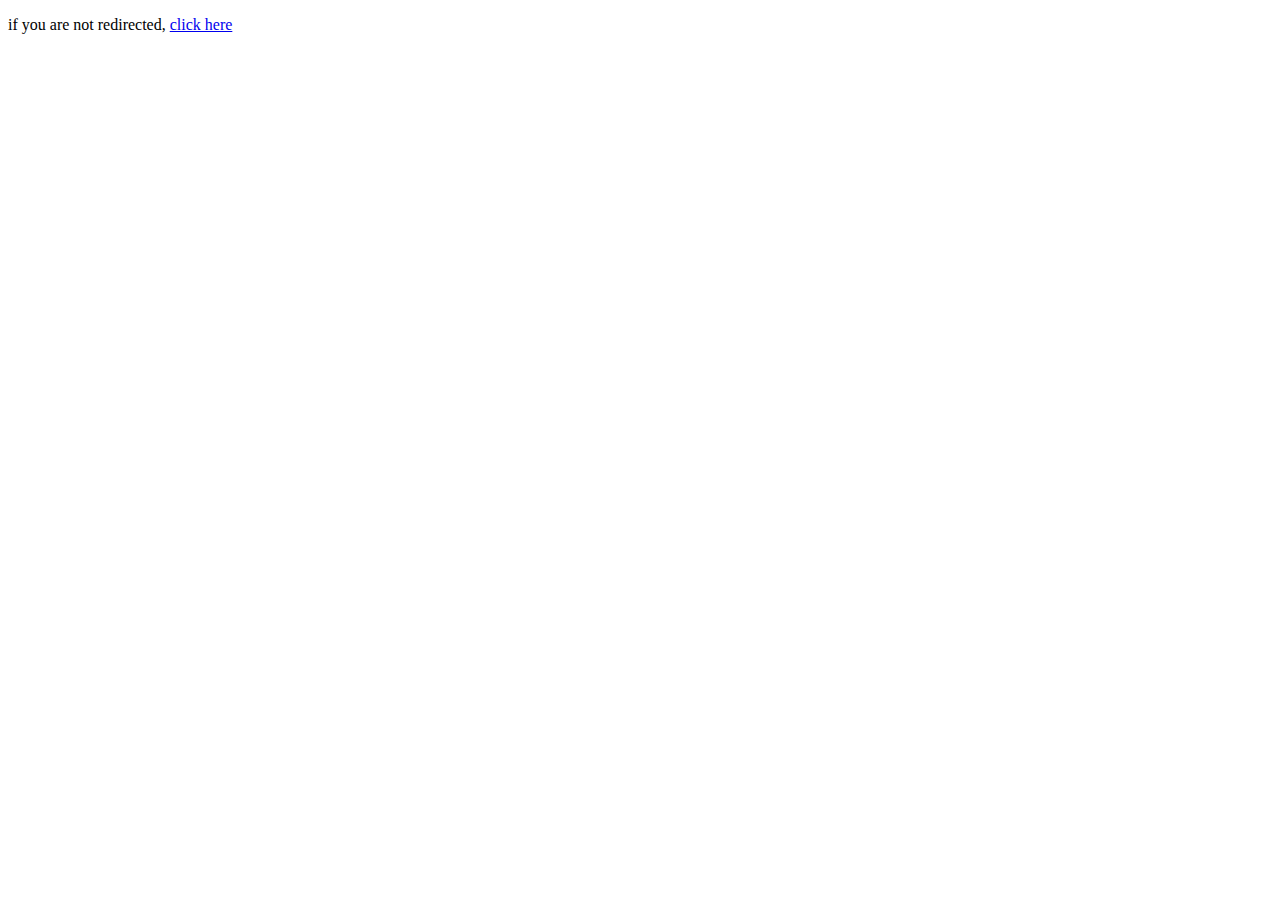
<file: index.html>
<!DOCTYPE html>
<html lang="en">
<head>
    <meta charset="UTF-8">
    <meta name="viewport" content="width=device-width, initial-scale=1.0">
    <title>Document</title>
</head>
<body>

    <p>if you are not redirected, <a href="/html-css-js-projects/portofolio/index.html"> click here</a></p>
    
</body>
</html>
</file>
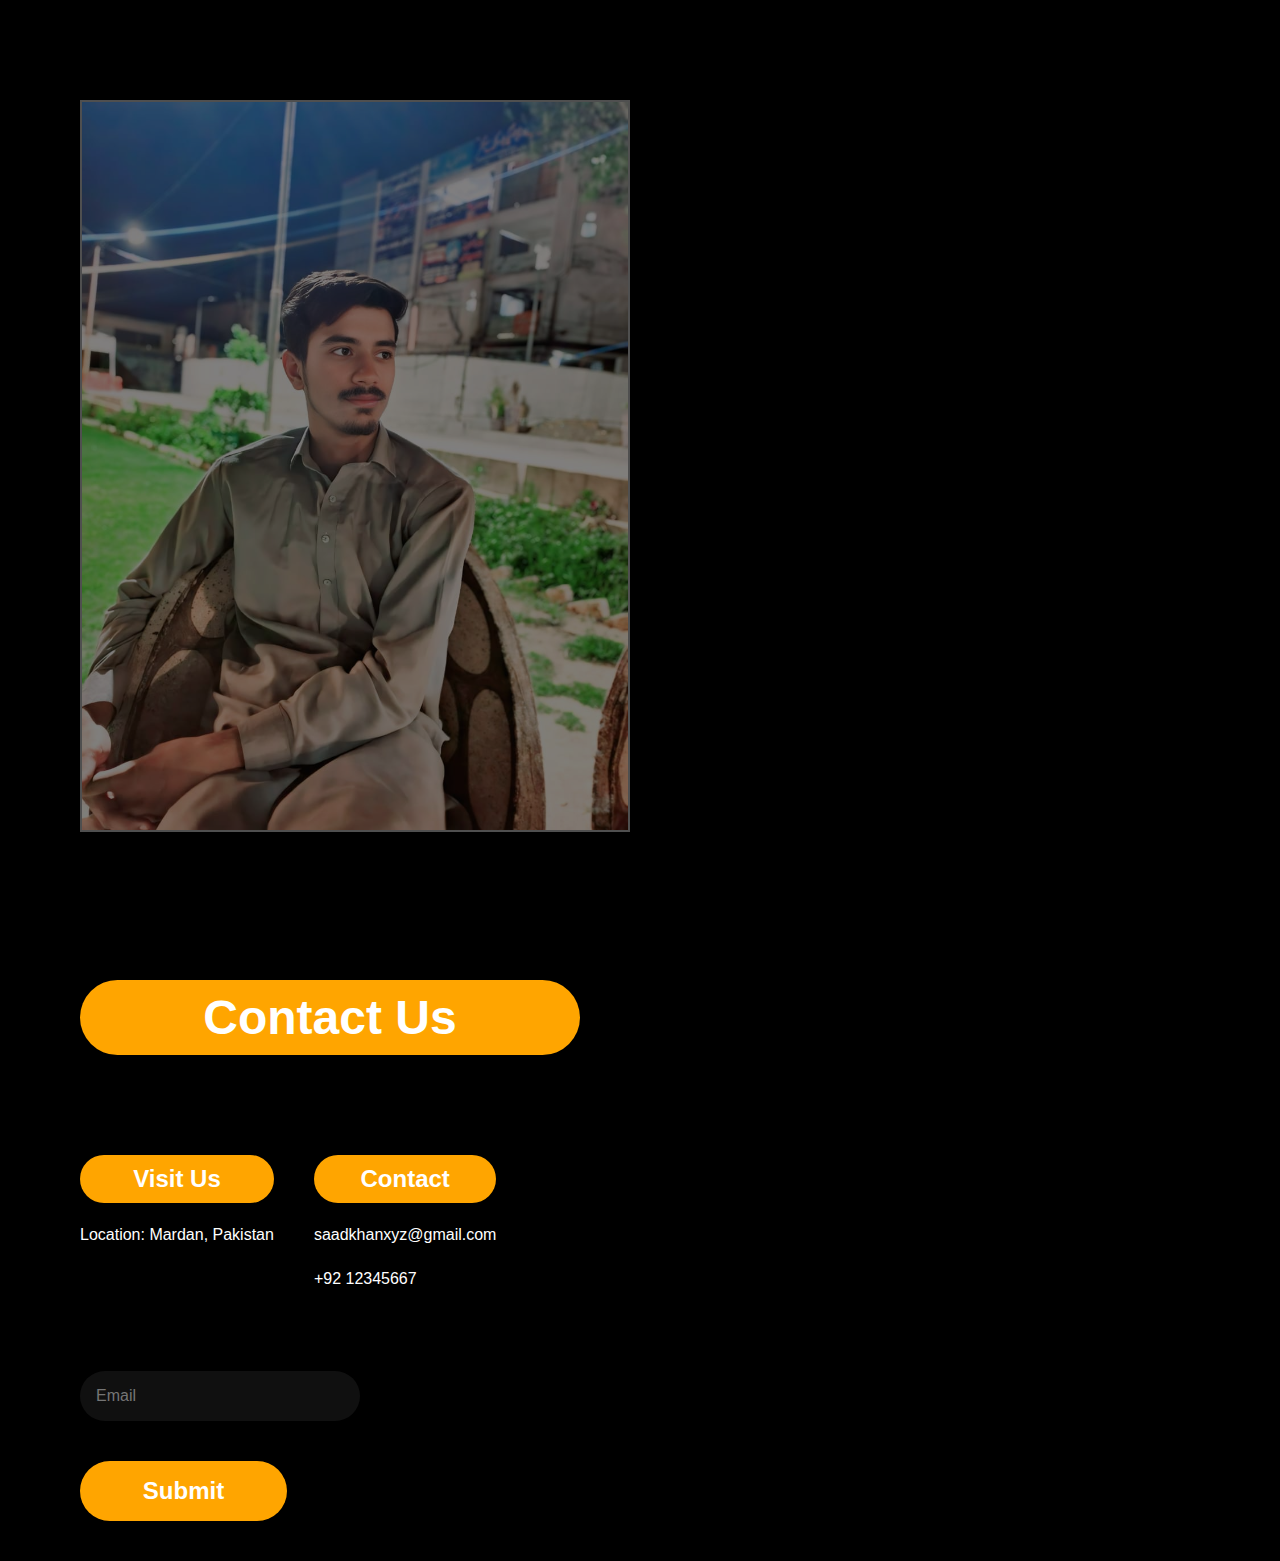
<file: contact-us/index.html>
<!DOCTYPE html>
<html lang="en">
<head>
  <meta charset="UTF-8" />
  <meta name="viewport" content="width=device-width, initial-scale=1.0"/>
  <title>Contact Us</title>
  <link rel="stylesheet" href="contact us .css" />
</head>
<body>

<section class="contact-us-section">
  <img class="contact-image" src="image.jpg" alt="Contact Illustration" />

  <div class="contact-info">
    <div class="contact-header">
      <h2>Contact Us</h2>
    </div>

    <div class="contact-details">
      <div class="visit-block">
        <h3>Visit Us</h3>
        <p>Location: Mardan, Pakistan</p>
      </div>

      <div class="contact-block">
        <h3>Contact</h3>
        <p><a href="mailto:contact@company.com">saadkhanxyz@gmail.com</a></p>
        <p><a href="tel:+14065550120">+92 12345667</a></p>
      </div>
    </div>

    <form class="subscribe-form">
      <input type="email" name="email" placeholder="Email" required />
      <button type="submit">Submit</button>
    </form>
  </div>
</section>

</body>
</html>
</file>
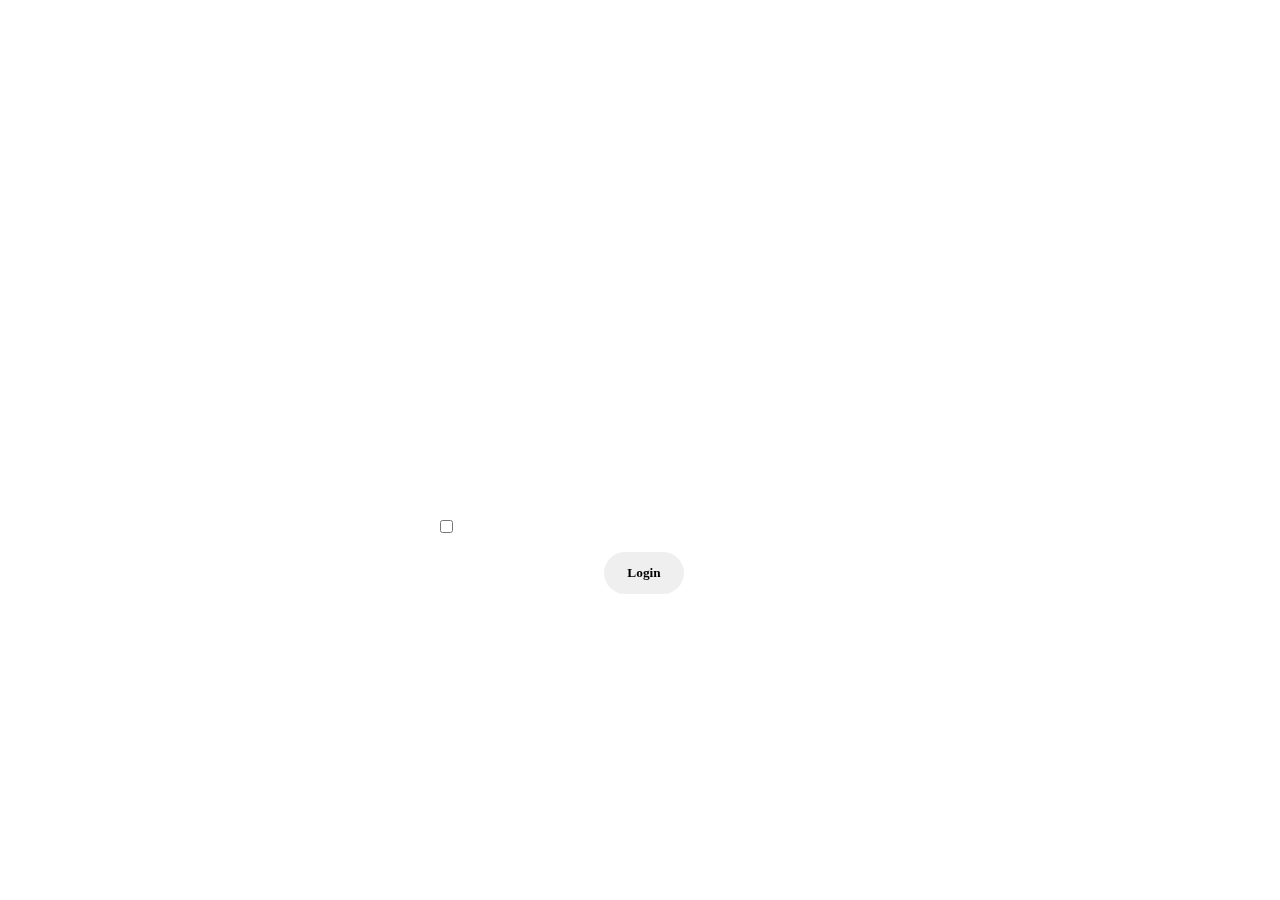
<file: login/index.html>
<!DOCTYPE html>
<html lang="en">
<head>
    <meta charset="UTF-8">
    <meta name="viewport" content="width=device-width, initial-scale=1.0">
    <title>Login Page</title>
    <link rel="stylesheet" href="login.css">
    <link href='https://unpkg.com/boxicons@2.1.4/css/boxicons.min.css' rel='stylesheet'>

</head>
<body>
    
        <div class="wrapper">
            <form action="">
                <h1>Login</h1>
                <br>
       <div class="user">
                <input type="text" placeholder="username">
                <i class='bx bxs-user'></i>
                <br>
            </div>
            <div class="user">
            <input type="password" placeholder="password">
            <i class='bx bxs-lock-alt'></i>
            </div>
            <div class="remember">
              <label>
                  <input type="checkbox"> Remember Me 
              </label>
              <a href="#">Forget Password?</a>
            </div>
            <div class="button">
            <input type="submit" value="Login">
            </div>
            <div class="new">
                <p>Dont have an account<a href="#">Register</a></p>
            </div>

        </div>
            </form>
     
    
    
</body>
</html>
</file>
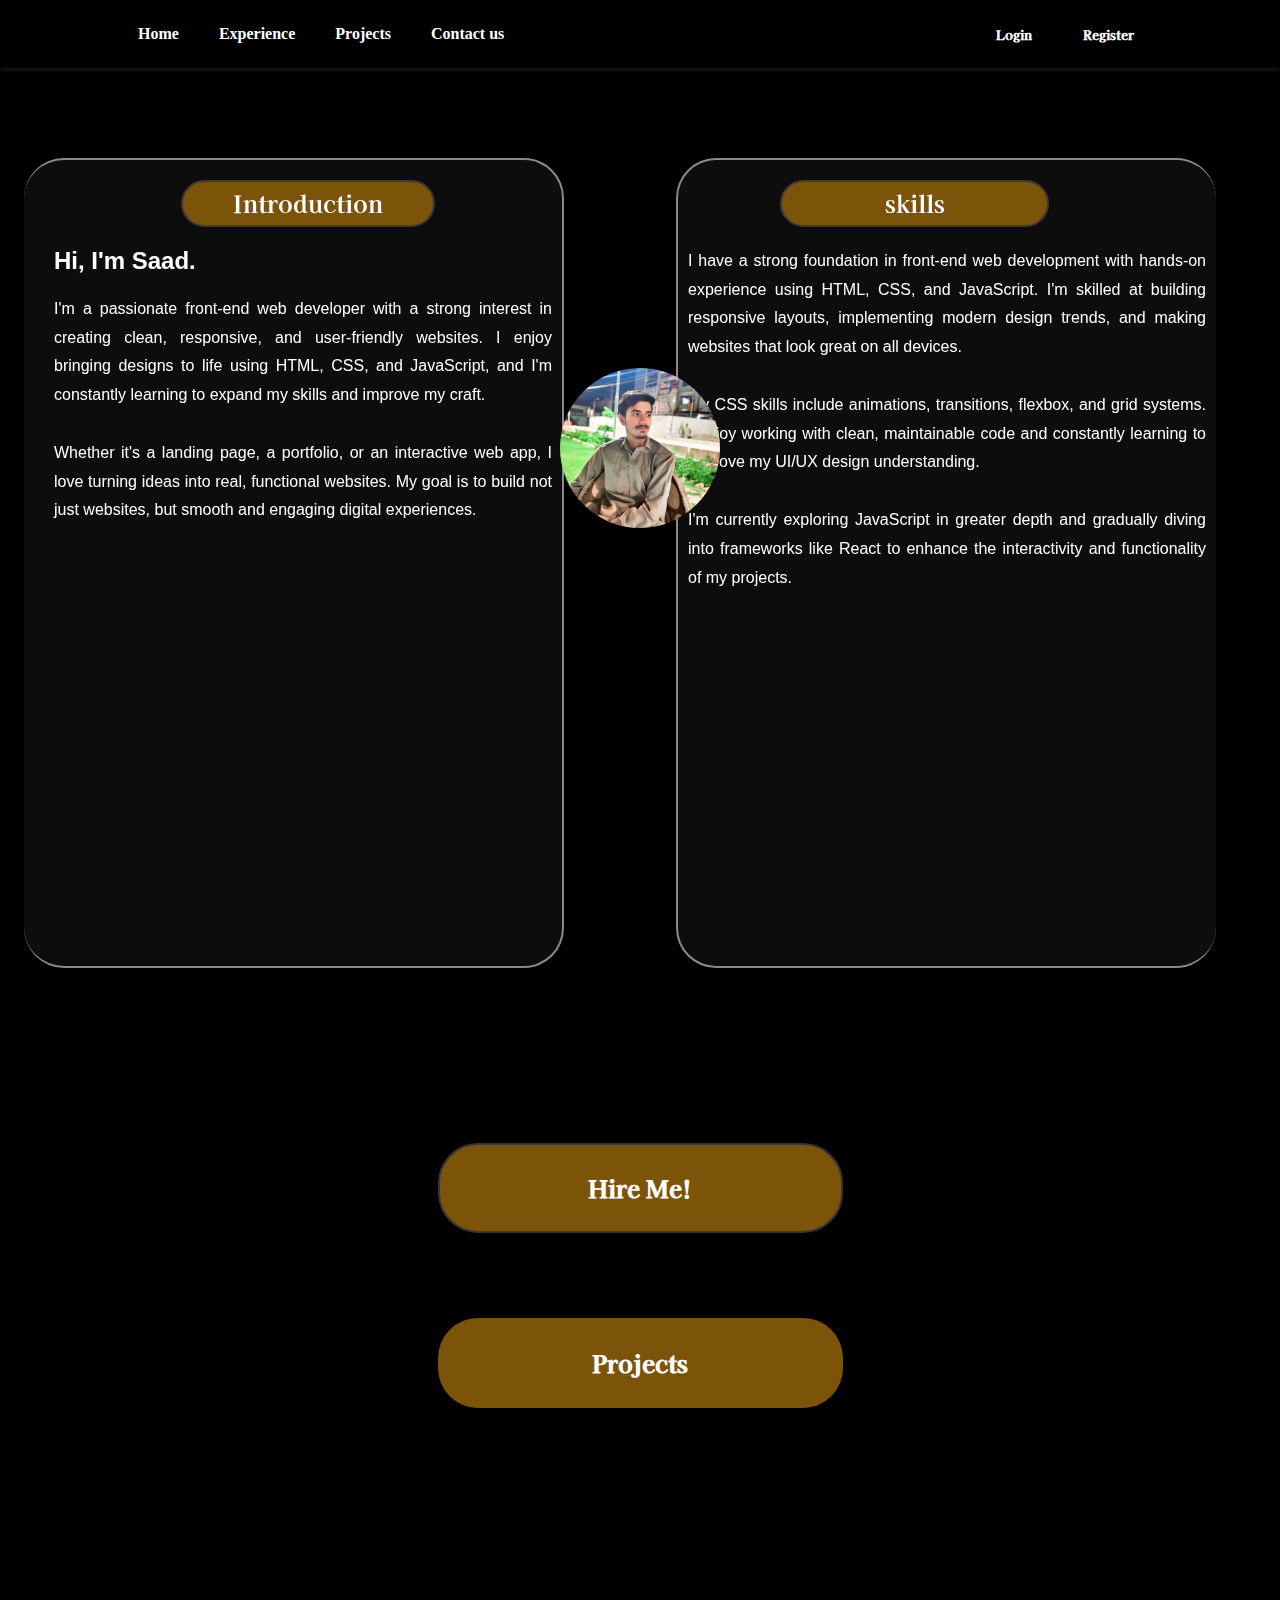
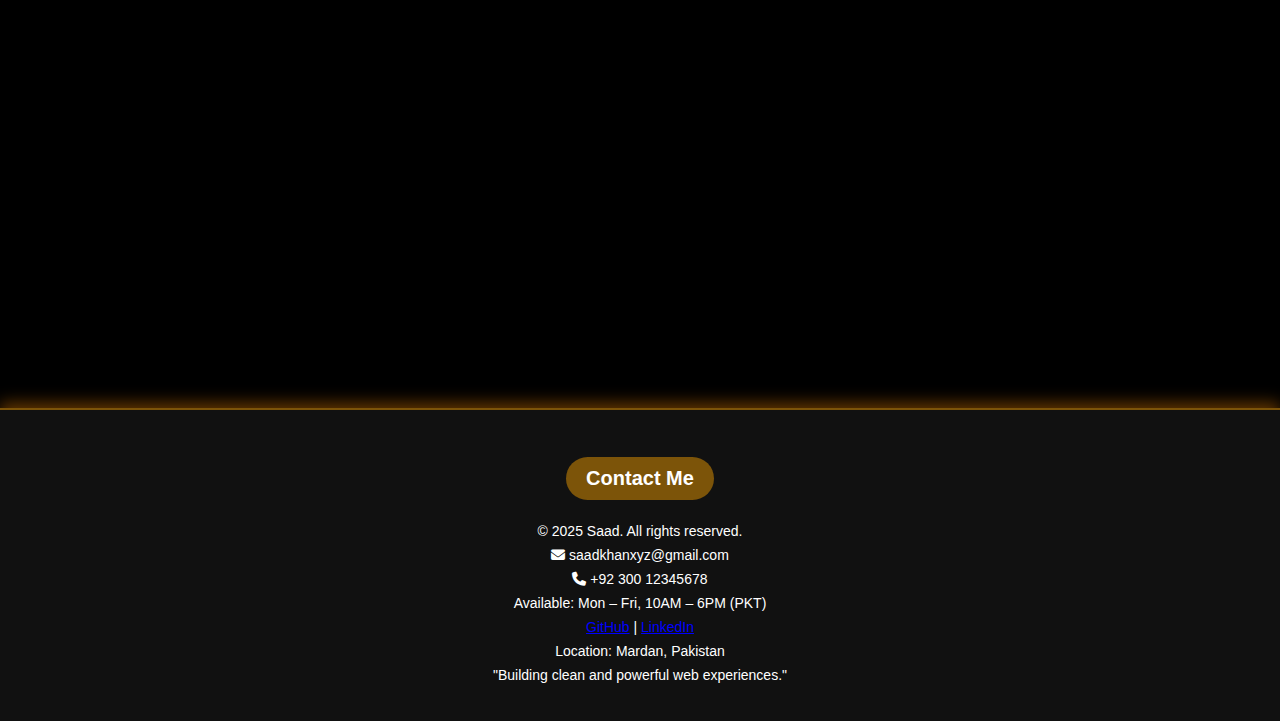
<file: Portofolio/index.html>
<!DOCTYPE html>
<html lang="en">
<head>
  <meta charset="UTF-8" />
  <meta name="viewport" content="width=device-width, initial-scale=1.0" />
  <title>Responsive Portfolio</title>
  <link rel="stylesheet" href="https://cdnjs.cloudflare.com/ajax/libs/font-awesome/6.5.0/css/all.min.css">
  <link rel="preconnect" href="https://fonts.googleapis.com">
  <link rel="preconnect" href="https://fonts.gstatic.com" crossorigin>
  <link href="https://fonts.googleapis.com/css2?family=UoqMunThenKhung&display=swap" rel="stylesheet">
  <link rel="stylesheet" href="Portofolio.css" />
</head>
<body>
  <div class="nav">
    <ul>
      <li><a href="index.html">Home</a></li>
      <li><a href="#">Experience</a></li>
      <li><a href="/html-css-js-projects/projects/p.html">Projects</a></li>
      <li><a href="/html-css-js-projects/contact-us/contact us .html">Contact us</a></li>
    </ul>
    <div class="login">
      <a href="/html-css-js-projects/login/login.html" target="_blank">
        <button>Login</button>
      </a>
      <button>Register</button>
    </div>
  </div>

  <div class="parentdiv">
    <div class="box1">
      <h2 class="hi">Introduction</h2>
      <h2>Hi, I'm Saad.</h2>
      <p>
        I'm a passionate front-end web developer with a strong interest in creating clean, responsive, and user-friendly websites. I enjoy bringing designs to life using HTML, CSS, and JavaScript, and I'm constantly learning to expand my skills and improve my craft.
        <br><br>
        Whether it's a landing page, a portfolio, or an interactive web app, I love turning ideas into real, functional websites. My goal is to build not just websites, but smooth and engaging digital experiences.
      </p>
    </div>

    <div class="profile">
      <img src="image.jpg" alt="profile" />
    </div>

    <div class="box2">
      <h2 class="sk">skills</h2>
      <p>
        I have a strong foundation in front-end web development with hands-on experience using HTML, CSS, and JavaScript. I'm skilled at building responsive layouts, implementing modern design trends, and making websites that look great on all devices.
        <br><br>
        My CSS skills include animations, transitions, flexbox, and grid systems. I enjoy working with clean, maintainable code and constantly learning to improve my UI/UX design understanding.
        <br><br>
        I'm currently exploring JavaScript in greater depth and gradually diving into frameworks like React to enhance the interactivity and functionality of my projects.
      </p>
    </div>
  </div>

  <div class="hire">
    <h2>Hire Me!</h2>
  </div>

  <div class="see">
    <h2 class="pr">
        Projects
    </h2>
  </div>

  <footer class="footer">
    <h2>Contact Me</h2>
    <p>&copy; 2025 Saad. All rights reserved.</p>
    <p><i class="fa fa-envelope"></i> saadkhanxyz@gmail.com</p>
    <p><i class="fa fa-phone"></i> +92 300 12345678</p>
    <p>Available: Mon – Fri, 10AM – 6PM (PKT)</p>
    <p>
      <a href="https://github.com/yourusername" target="_blank">GitHub</a> |
      <a href="https://linkedin.com/in/saad-khan-ab7827336" target="_blank">LinkedIn</a>
    </p>
    <p>Location: Mardan, Pakistan</p>
    <p>"Building clean and powerful web experiences."</p>
  </footer>
</body>
</html>
</file>
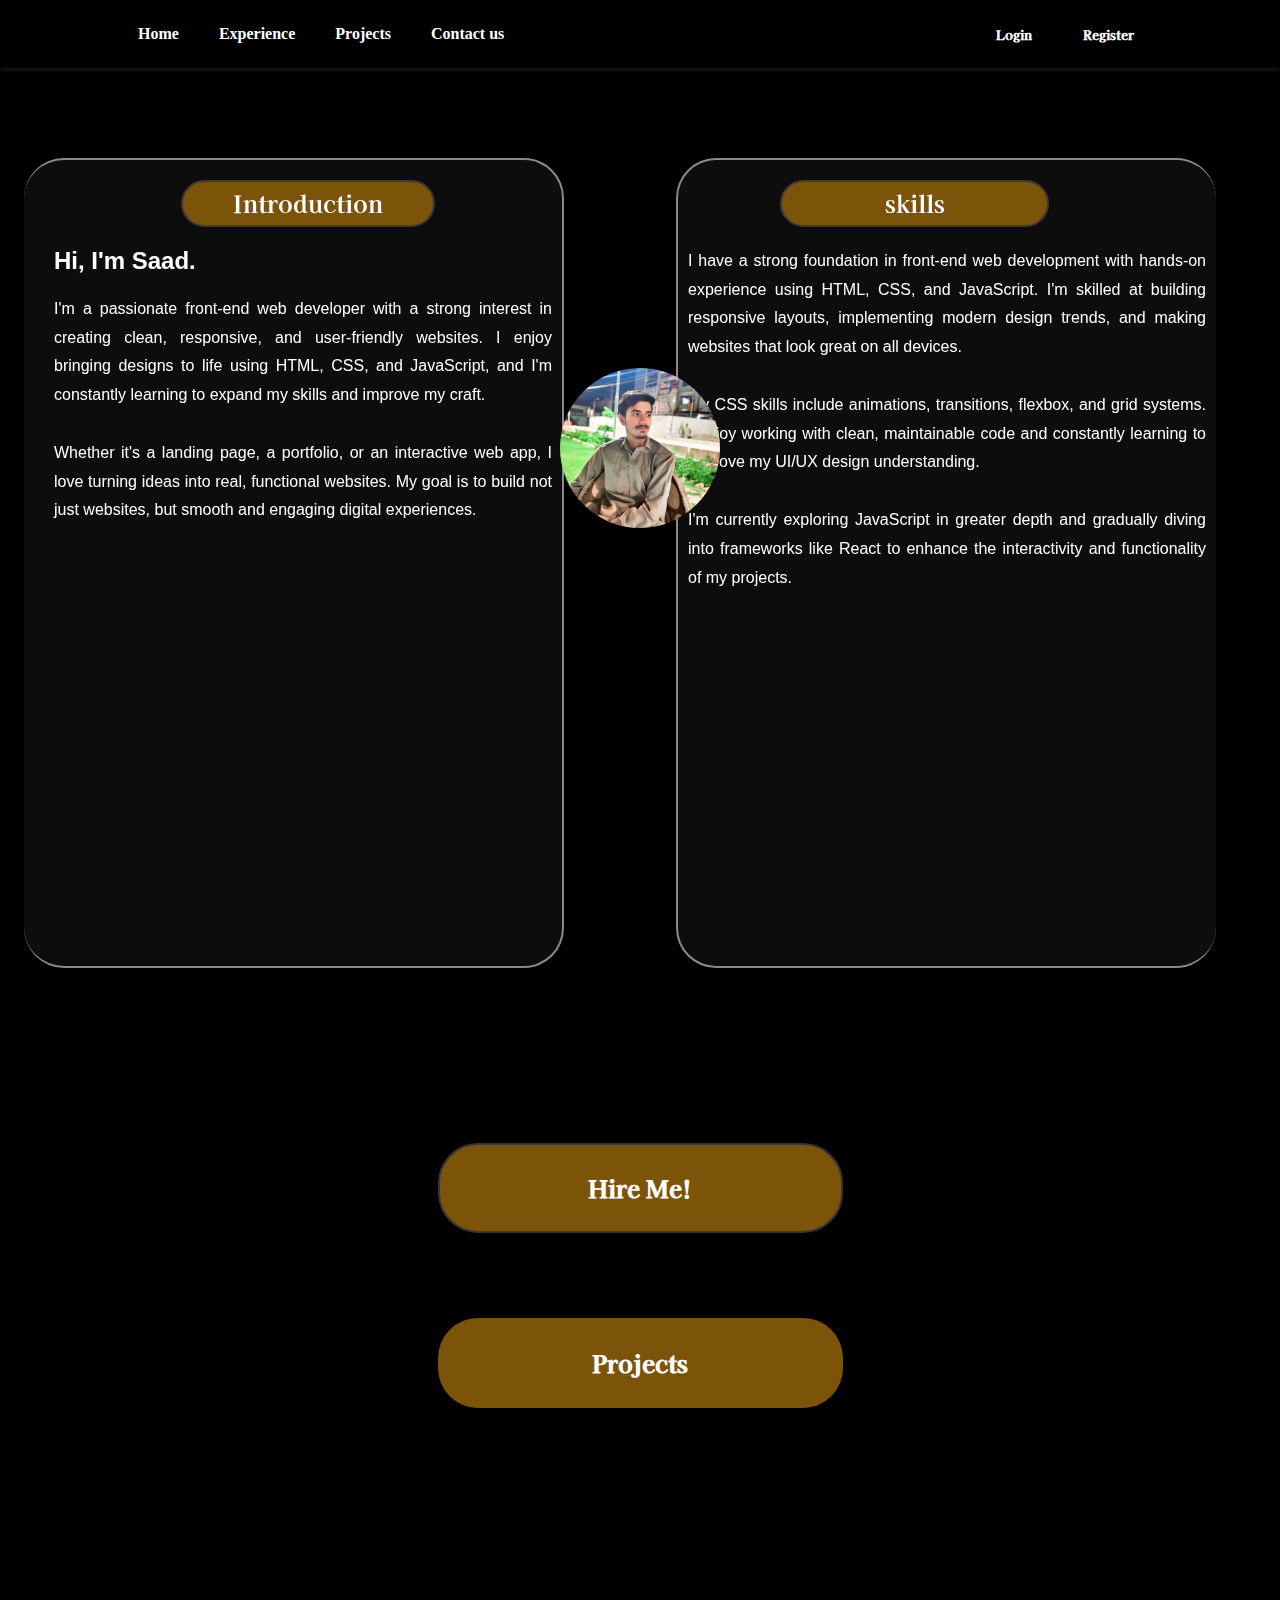
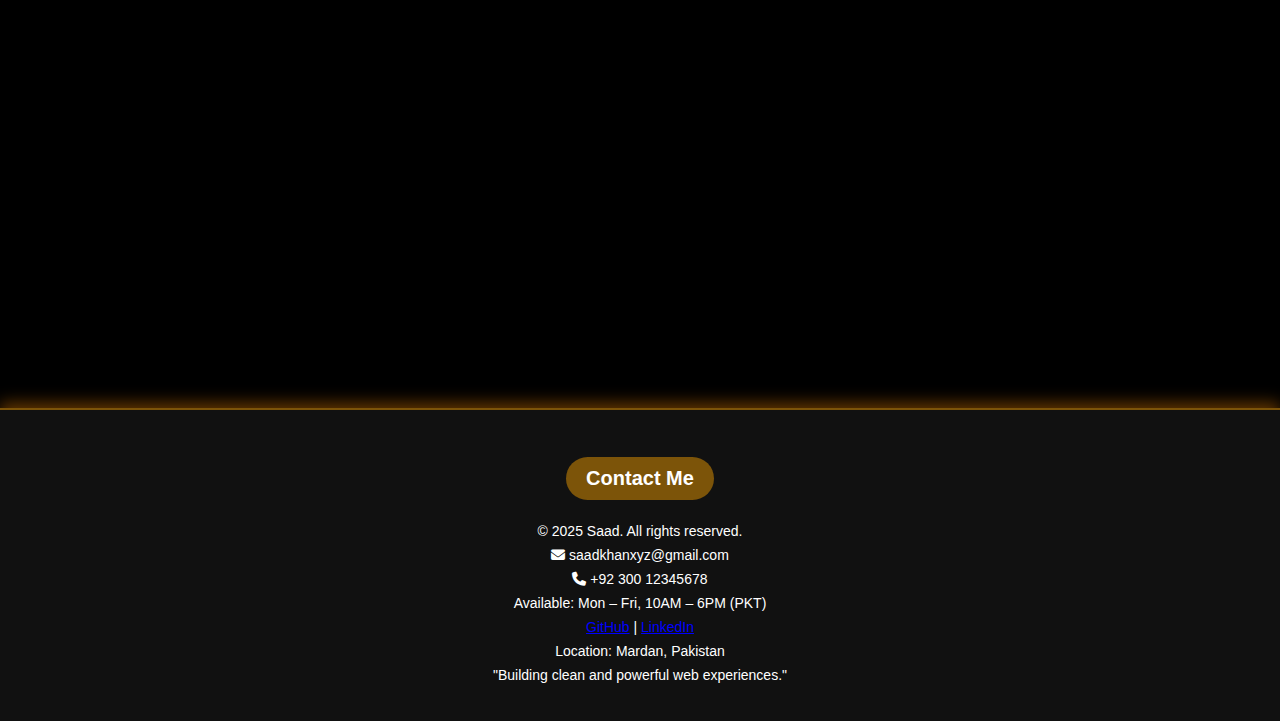
<file: portofolio/index.html>
<!DOCTYPE html>
<html lang="en">
<head>
  <meta charset="UTF-8" />
  <meta name="viewport" content="width=device-width, initial-scale=1.0" />
  <title>Responsive Portfolio</title>
  <link rel="stylesheet" href="https://cdnjs.cloudflare.com/ajax/libs/font-awesome/6.5.0/css/all.min.css">
  <link rel="preconnect" href="https://fonts.googleapis.com">
  <link rel="preconnect" href="https://fonts.gstatic.com" crossorigin>
  <link href="https://fonts.googleapis.com/css2?family=UoqMunThenKhung&display=swap" rel="stylesheet">
  <link rel="stylesheet" href="Portofolio.css" />
</head>
<body>
  <div class="nav">
    <ul>
      <li><a href="/html-css-js-projects/portofolio/index.html">Home</a></li>
      <li><a href="#">Experience</a></li>
      <li><a href="/html-css-js-projects/projects/index.html">Projects</a></li>
      <li><a href="/html-css-js-projects/contact-us/index.html">Contact us</a></li>
    </ul>
    <div class="login">
      <a href="/html-css-js-projects/login/index.html" target="_blank">
        <button>Login</button>
      </a>
      <button>Register</button>
    </div>
  </div>

  <div class="parentdiv">
    <div class="box1">
      <h2 class="hi">Introduction</h2>
      <h2>Hi, I'm Saad.</h2>
      <p>
        I'm a passionate front-end web developer with a strong interest in creating clean, responsive, and user-friendly websites. I enjoy bringing designs to life using HTML, CSS, and JavaScript, and I'm constantly learning to expand my skills and improve my craft.
        <br><br>
        Whether it's a landing page, a portfolio, or an interactive web app, I love turning ideas into real, functional websites. My goal is to build not just websites, but smooth and engaging digital experiences.
      </p>
    </div>

    <div class="profile">
      <img src="image.jpg" alt="profile" />
    </div>

    <div class="box2">
      <h2 class="sk">skills</h2>
      <p>
        I have a strong foundation in front-end web development with hands-on experience using HTML, CSS, and JavaScript. I'm skilled at building responsive layouts, implementing modern design trends, and making websites that look great on all devices.
        <br><br>
        My CSS skills include animations, transitions, flexbox, and grid systems. I enjoy working with clean, maintainable code and constantly learning to improve my UI/UX design understanding.
        <br><br>
        I'm currently exploring JavaScript in greater depth and gradually diving into frameworks like React to enhance the interactivity and functionality of my projects.
      </p>
    </div>
  </div>

  <div class="hire">
    <h2>Hire Me!</h2>
  </div>

  <div class="see">
    <h2 class="pr">
        Projects
    </h2>
  </div>

  <footer class="footer">
    <h2>Contact Me</h2>
    <p>&copy; 2025 Saad. All rights reserved.</p>
    <p><i class="fa fa-envelope"></i> saadkhanxyz@gmail.com</p>
    <p><i class="fa fa-phone"></i> +92 300 12345678</p>
    <p>Available: Mon – Fri, 10AM – 6PM (PKT)</p>
    <p>
      <a href="https://github.com/yourusername" target="_blank">GitHub</a> |
      <a href="https://linkedin.com/in/saad-khan-ab7827336" target="_blank">LinkedIn</a>
    </p>
    <p>Location: Mardan, Pakistan</p>
    <p>"Building clean and powerful web experiences."</p>
  </footer>
</body>
</html>
</file>
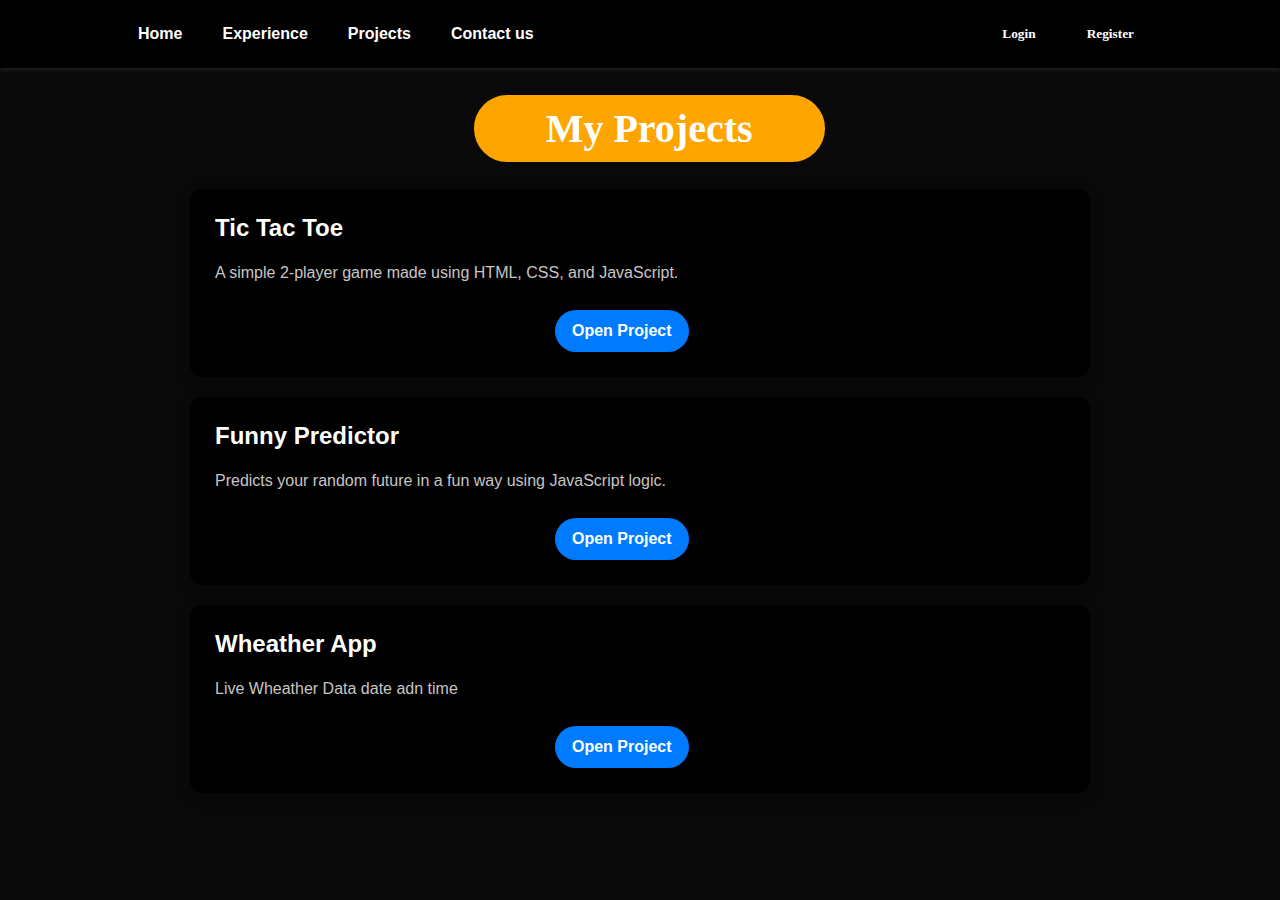
<file: projects/index.html>
<!DOCTYPE html>
<html lang="en">
<head>
  <meta charset="UTF-8">
  <title>My Projects</title>
  <link rel="stylesheet" href="2.css">
</head>
<body>

  <div class="nav">
    <ul>
      <li><a href="/html-css-js-projects/portofolio/index.html">Home</a></li>
      <li><a href="#">Experience</a></li>
      <li><a href="projects.html">Projects</a></li>
      <li><a href="/html-css-js-projects/contact-us/index.html">Contact us</a></li>
    </ul>
       <div class="login">
 <a href="/html-css-js-projects/login/index.html" target="_blank">
  <button>Login</button>
</a>
    <button>Register</button>
  </div>
</div>
  </div>

  <h1 class="projects-heading">My Projects</h1>

  <div class="projects-container">
    <div class="project-card">
      <h2>Tic Tac Toe</h2>
      <p>A simple 2-player game made using HTML, CSS, and JavaScript.</p>
      <a href="/html-css-js-projects/tic-tac-toe/index.html" target="_blank">Open Project</a>
    </div>

    <div class="project-card">
      <h2>Funny Predictor</h2>
      <p>Predicts your random future in a fun way using JavaScript logic.</p>
      <a href="/html-css-js-projects/Roasting/index.html" target="_blank">Open Project</a>
    </div>

  
    <div class="project-card">
      <h2>Wheather App</h2>
      <p>Live Wheather Data date adn time </p>
      <a href="/html-css-js-projects/Wheather.app/index.html" target="_blank">Open Project</a>
    </div>

  </div>

</body>
</html>
</file>
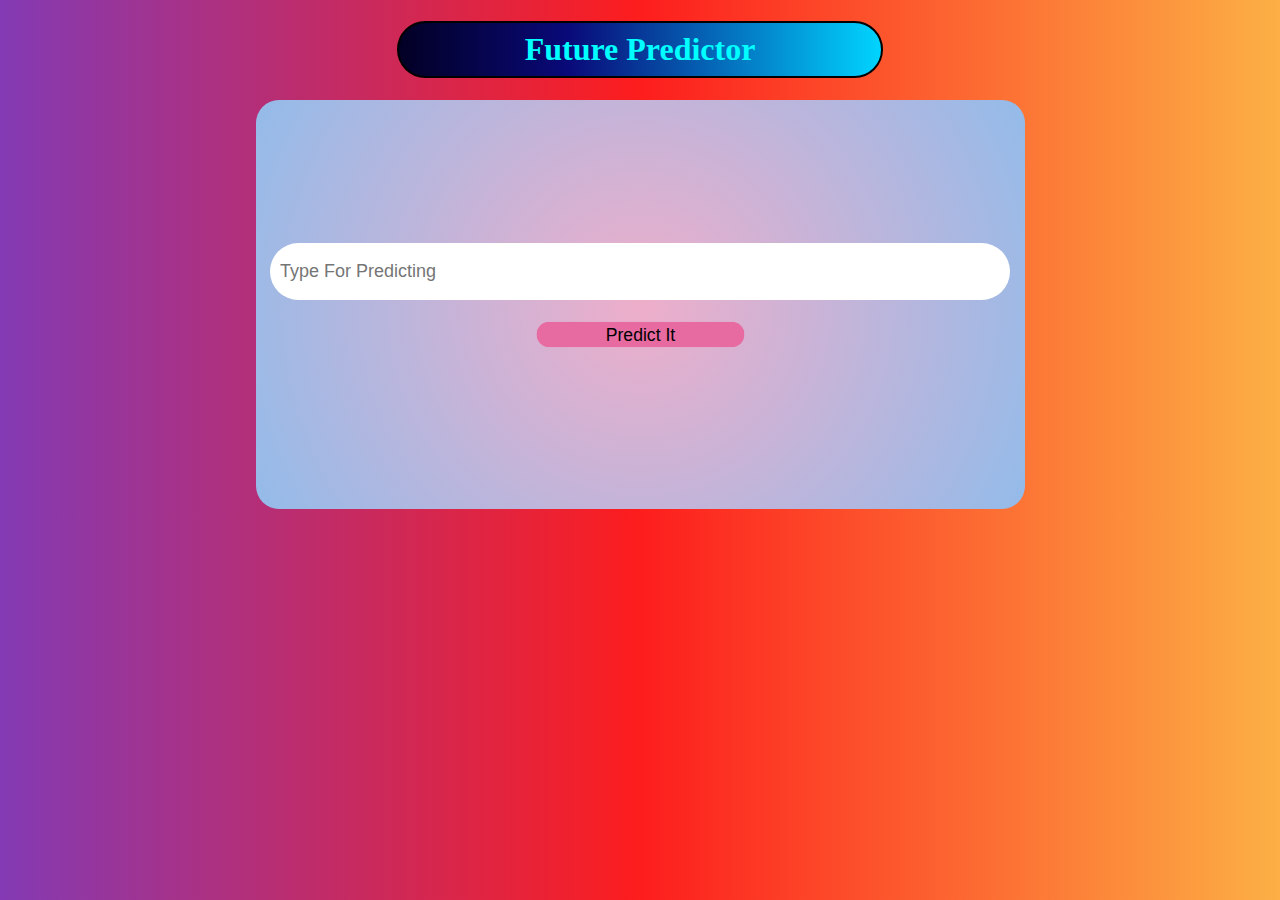
<file: Roasting/index.html>
<!DOCTYPE html>
<html lang="en">
<head>
    <meta charset="UTF-8">
    <meta name="viewport" content="width=device-width, initial-scale=1.0">
    <title>Future Predictor </title>
    <link rel="stylesheet" href="AI.css">
    <link rel="preconnect" href="https://fonts.googleapis.com">
<link rel="preconnect" href="https://fonts.gstatic.com" crossorigin>
<link href="https://fonts.googleapis.com/css2?family=Libertinus+Mono&family=Playfair+Display:ital,wght@0,400..900;1,400..900&family=UoqMunThenKhung&display=swap" rel="stylesheet">
</head>
<body>
       <main>
        <div class="title">
           <h1>Future Predictor </h1>
        </div>
          <form action="">
              <div class="input">
                  <input type="text" placeholder="Type For Predicting" required>
              </div>

              <div class="fbutton">
                <button type="button" class="button">Predict It</button>
                <p id="output"></p>
              </div>
          </form>
       </main>
       <script src="AI.js"></script>
</body>
</html>
</file>
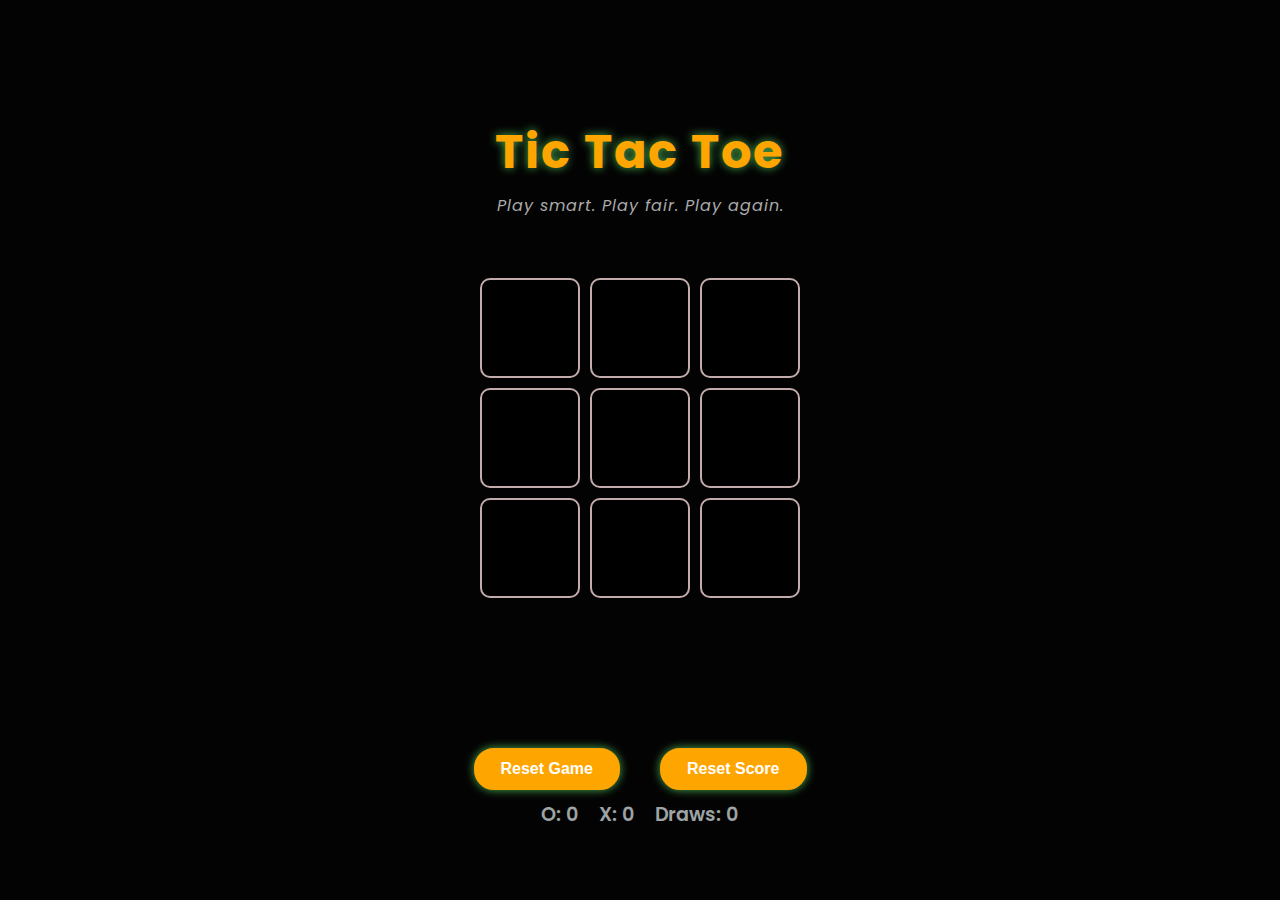
<file: tic-tac-toe/index.html>
<!DOCTYPE html>
<html lang="en">
  <head>
    <meta charset="UTF-8" />
    <meta name="viewport" content="width=device-width, initial-scale=1.0" />
    <title>Tic-Tac-Toe Game</title>
    <link rel="stylesheet" href="style.css" />
    <link href="https://fonts.googleapis.com/css2?family=Poppins:wght@400;600&display=swap" rel="stylesheet">

  </head>
  <body>
    <header class="game-header">
  <h1>Tic Tac Toe</h1>
  <p class="tagline">Play smart. Play fair. Play again.</p>
</header>

    <div class = "container">
      <div class="game">
         <button class="box"></button>
         <button class="box"></button>
         <button class="box"></button>
         <button class="box"></button>
         <button class="box"></button>
         <button class="box"></button>
         <button class="box"></button>
         <button class="box"></button>
         <button class="box"></button>
      </div>
          <p id="Winner">Winner</p>
    </div>
      
     <div class="button-wrapper">
  <button class="Reset">Reset Game</button>
  <button class="rs">Reset Score</button>
</div>


    <div id="scoreboard">
  <span id="oScore">O: 0</span>
  <span id="xScore">X: 0</span>
  <span id="draws">Draws: 0</span>
</div>



    <script src="tic-tac-toe.js"></script>
  </body>
</html>
</file>
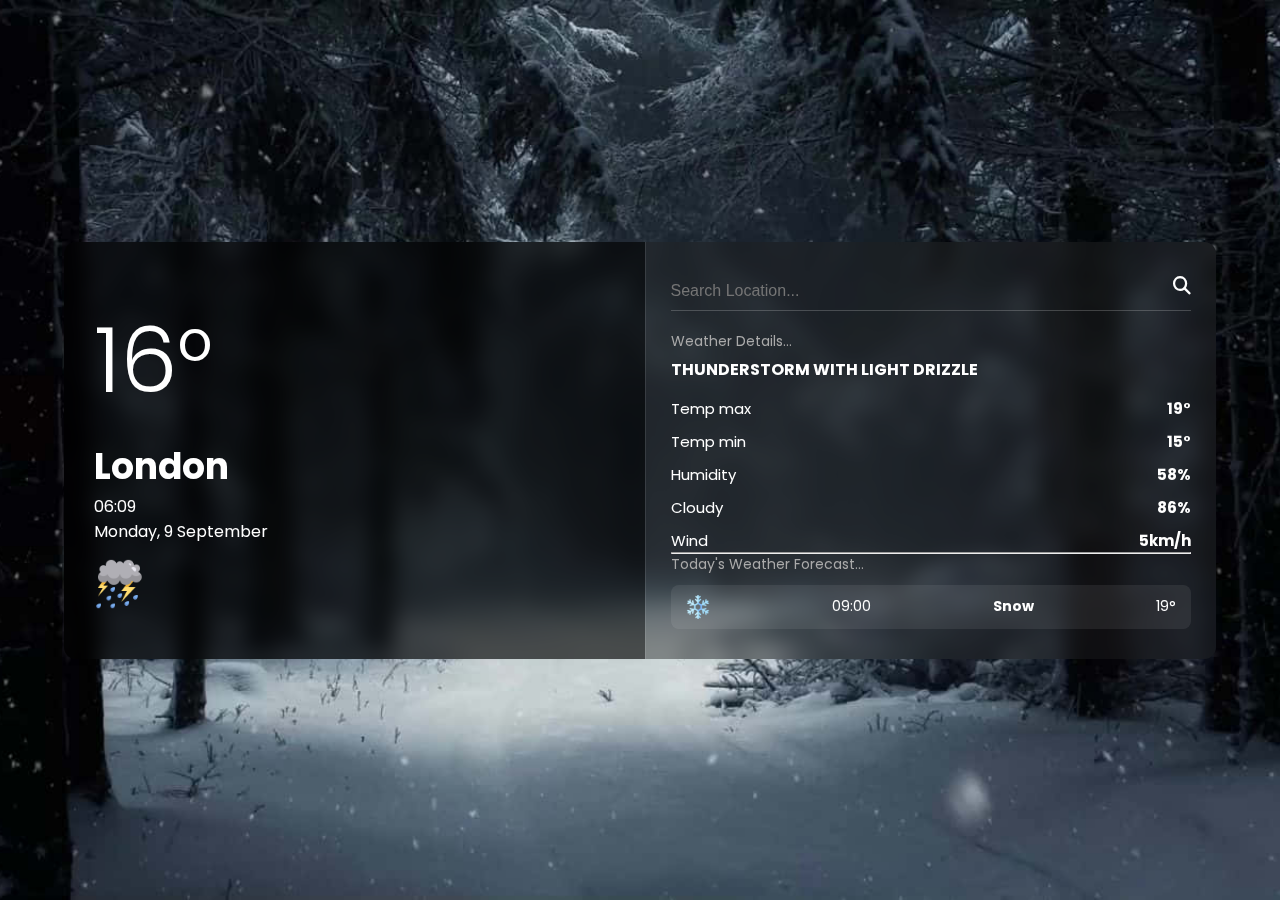
<file: Wheather.app/index.html>
<html lang="en">
<head>
  <meta charset="UTF-8" />
  <meta name="viewport" content="width=device-width, initial-scale=1.0"/>
  <title>Weather App</title>
  <link rel="stylesheet" href="wheather.css" />
  <link href="https://fonts.googleapis.com/css2?family=Poppins:wght@300;400;600&display=swap" rel="stylesheet">
<link rel="stylesheet" href="https://cdnjs.cloudflare.com/ajax/libs/font-awesome/6.5.0/css/all.min.css">

</head>
<body>
  <div id="loader" class="icon-loader hidden">
  <i class="fas fa-cloud-sun fa-2x fa-spin"></i>
</div>

  <div class="weather-app">
    <div class="left-panel">
      <h1 class="temperature">16°</h1>
      <h2 class="city">London</h2>
     <p id="time">06:09</p>
<p id="day">Monday, 9 September</p>

      <img src="storm.png" alt="Cloudy" class="weather-icon">
    </div>

    <div class="right-panel">
      <div class="search-box">
        <input type="text" class = "city" placeholder="Search Location..." />
        <button id="searchbtn"><i class="fas fa-search"></i></button>
      </div>

      <div class="weather-details">
        <p class="label">Weather Details...</p>
        <h3>THUNDERSTORM WITH LIGHT DRIZZLE</h3>

        <ul class="weather-metrics">
          <li><span>Temp max</span><strong id="maxTemp">19°</strong></li>
          <li><span>Temp min</span><strong id="minTemp">15°</strong></li>
          <li><span>Humidity</span><strong id="Humidity">58%</strong></li>
          <li><span>Cloudy</span><strong id="cloudy">86%</strong></li>
          <li><span>Wind</span><strong id="wind">5km/h</strong></li>
        </ul>
      </div>

      <hr />

      <div class="forecast">
        <p class="label">Today's Weather Forecast...</p>
        <div class="forecast-item">
          <img src="snowflake.png" alt="Snow" />
          <span>09:00</span>
          <strong>Snow</strong>
          <span>19°</span>
        </div>
      </div>
    </div>
  </div>
  <script src="wheather.js"></script>
</body>
</html>
</file>
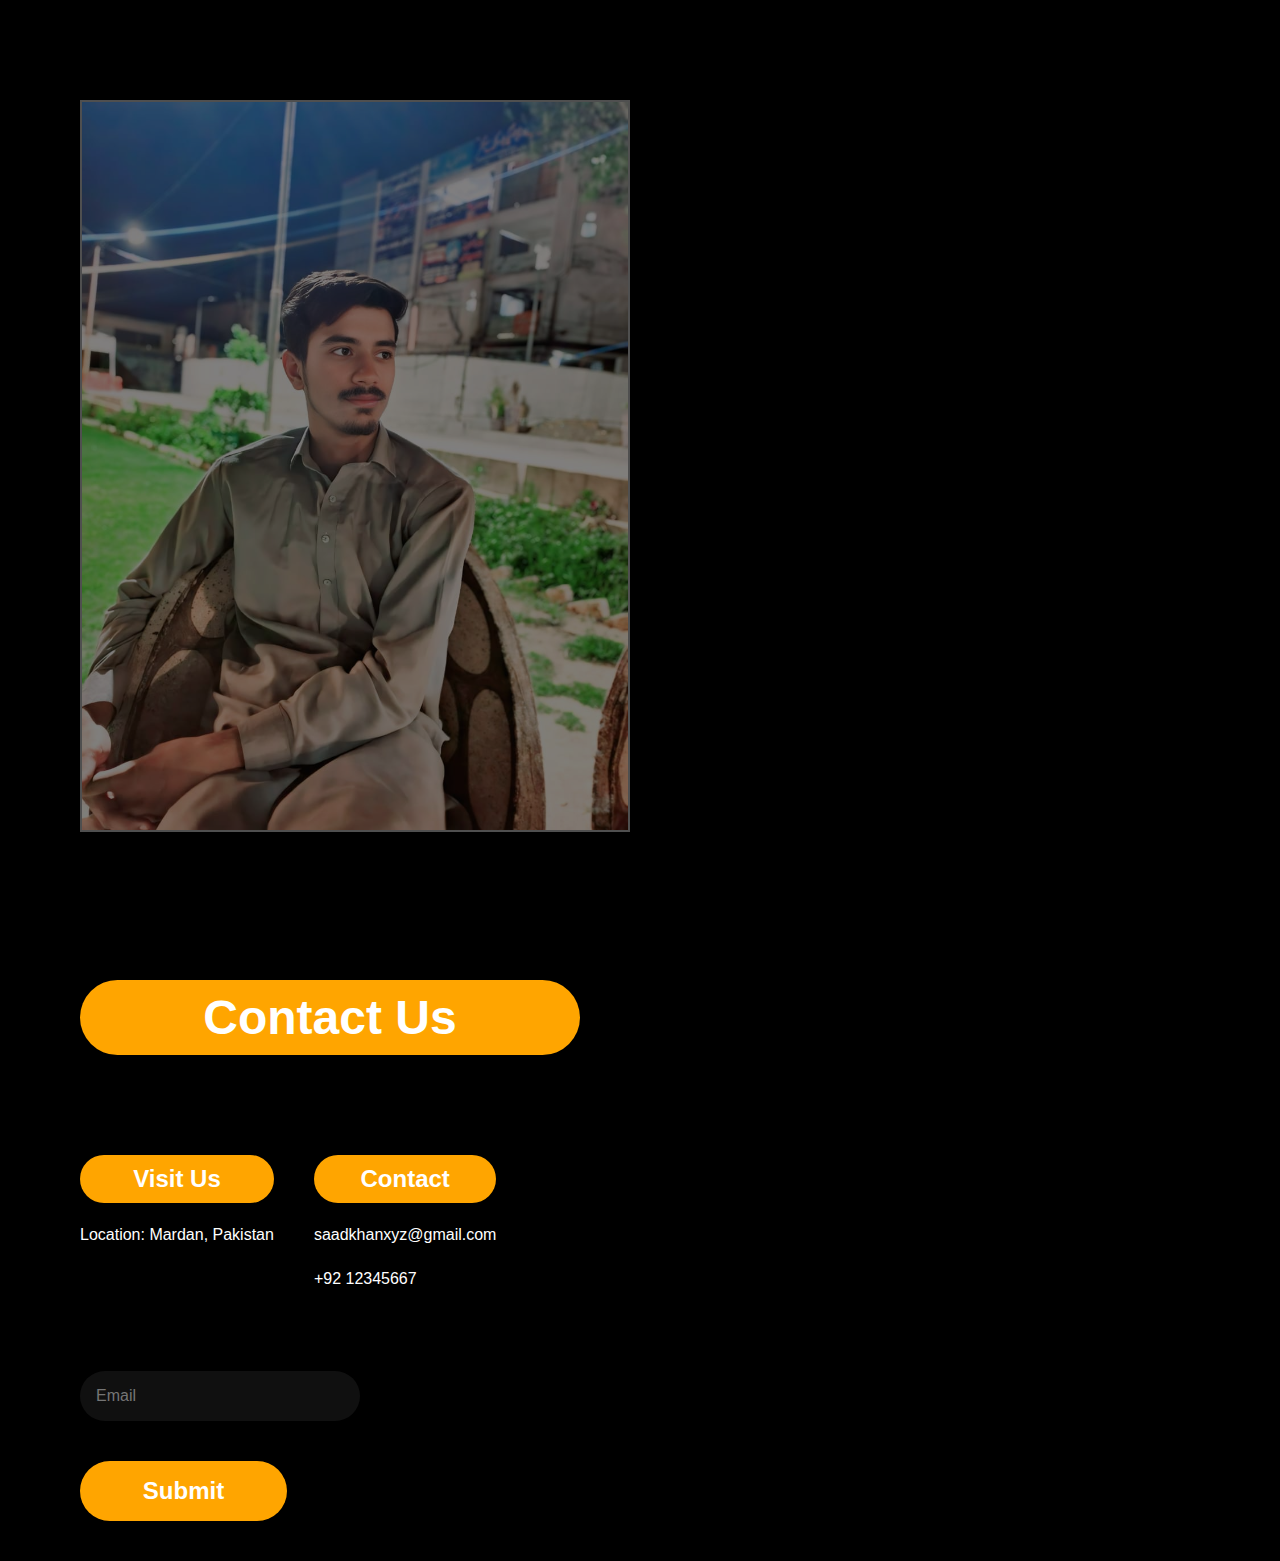
<file: contact us .html>
<!DOCTYPE html>
<html lang="en">
<head>
  <meta charset="UTF-8" />
  <meta name="viewport" content="width=device-width, initial-scale=1.0"/>
  <title>Contact Us</title>
  <link rel="stylesheet" href="contact us .css" />
</head>
<body>

<section class="contact-us-section">
  <img class="contact-image" src="/Portofolio/image.jpg" alt="Contact Illustration" />

  <div class="contact-info">
    <div class="contact-header">
      <h2>Contact Us</h2>
    </div>

    <div class="contact-details">
      <div class="visit-block">
        <h3>Visit Us</h3>
        <p>Location: Mardan, Pakistan</p>
      </div>

      <div class="contact-block">
        <h3>Contact</h3>
        <p><a href="mailto:contact@company.com">saadkhanxyz@gmail.com</a></p>
        <p><a href="tel:+14065550120">+92 12345667</a></p>
      </div>
    </div>

    <form class="subscribe-form">
      <input type="email" name="email" placeholder="Email" required />
      <button type="submit">Submit</button>
    </form>
  </div>
</section>

</body>
</html>
</file>
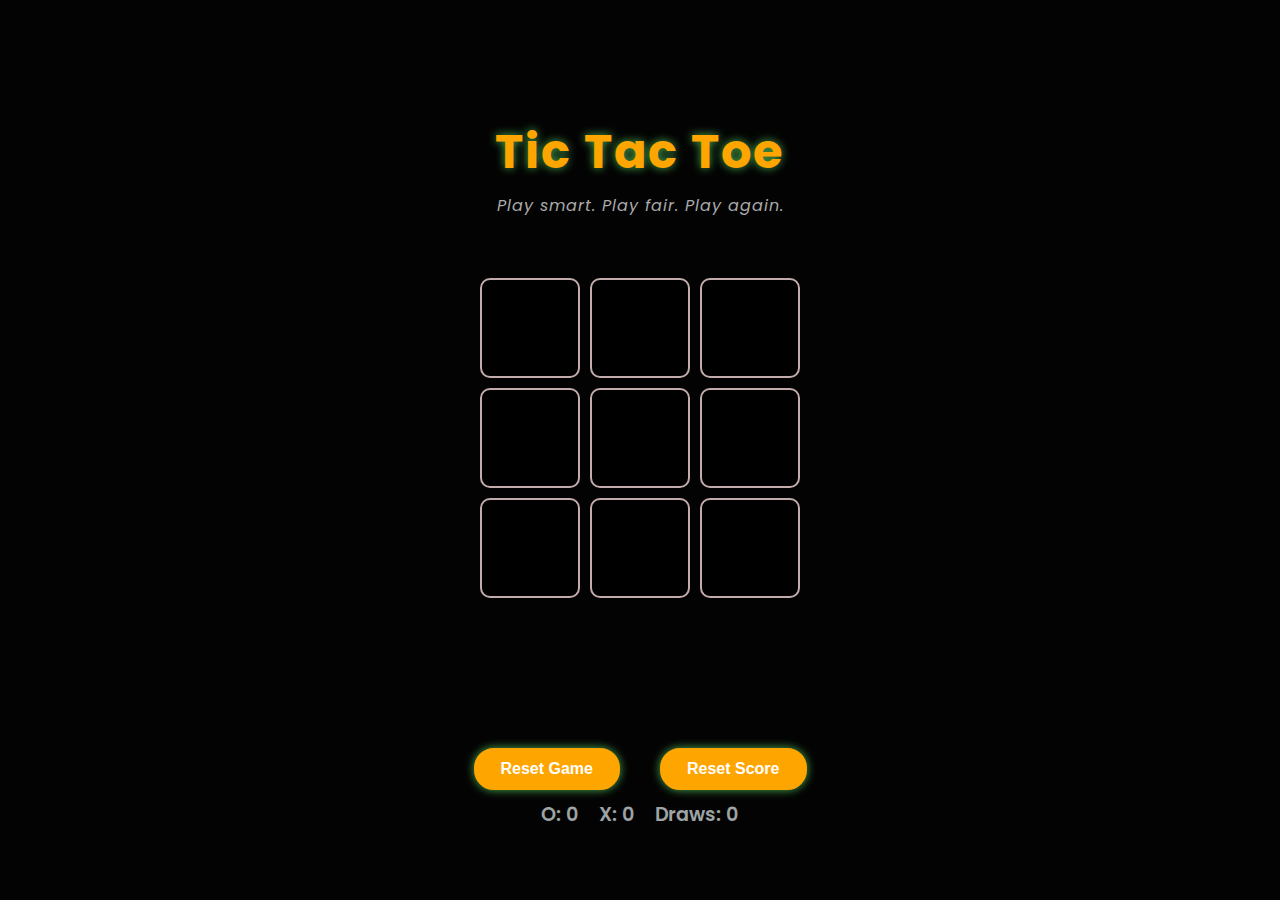
<file: js.html>
<!DOCTYPE html>
<html lang="en">
  <head>
    <meta charset="UTF-8" />
    <meta name="viewport" content="width=device-width, initial-scale=1.0" />
    <title>Tic-Tac-Toe Game</title>
    <link rel="stylesheet" href="style.css" />
    <link href="https://fonts.googleapis.com/css2?family=Poppins:wght@400;600&display=swap" rel="stylesheet">

  </head>
  <body>
    <header class="game-header">
  <h1>Tic Tac Toe</h1>
  <p class="tagline">Play smart. Play fair. Play again.</p>
</header>

    <div class = "container">
      <div class="game">
         <button class="box"></button>
         <button class="box"></button>
         <button class="box"></button>
         <button class="box"></button>
         <button class="box"></button>
         <button class="box"></button>
         <button class="box"></button>
         <button class="box"></button>
         <button class="box"></button>
      </div>
          <p id="Winner">Winner</p>
    </div>
      
     <div class="button-wrapper">
  <button class="Reset">Reset Game</button>
  <button class="rs">Reset Score</button>
</div>


    <div id="scoreboard">
  <span id="oScore">O: 0</span>
  <span id="xScore">X: 0</span>
  <span id="draws">Draws: 0</span>
</div>



    <script src="index.js"></script>
  </body>
</html>
</file>
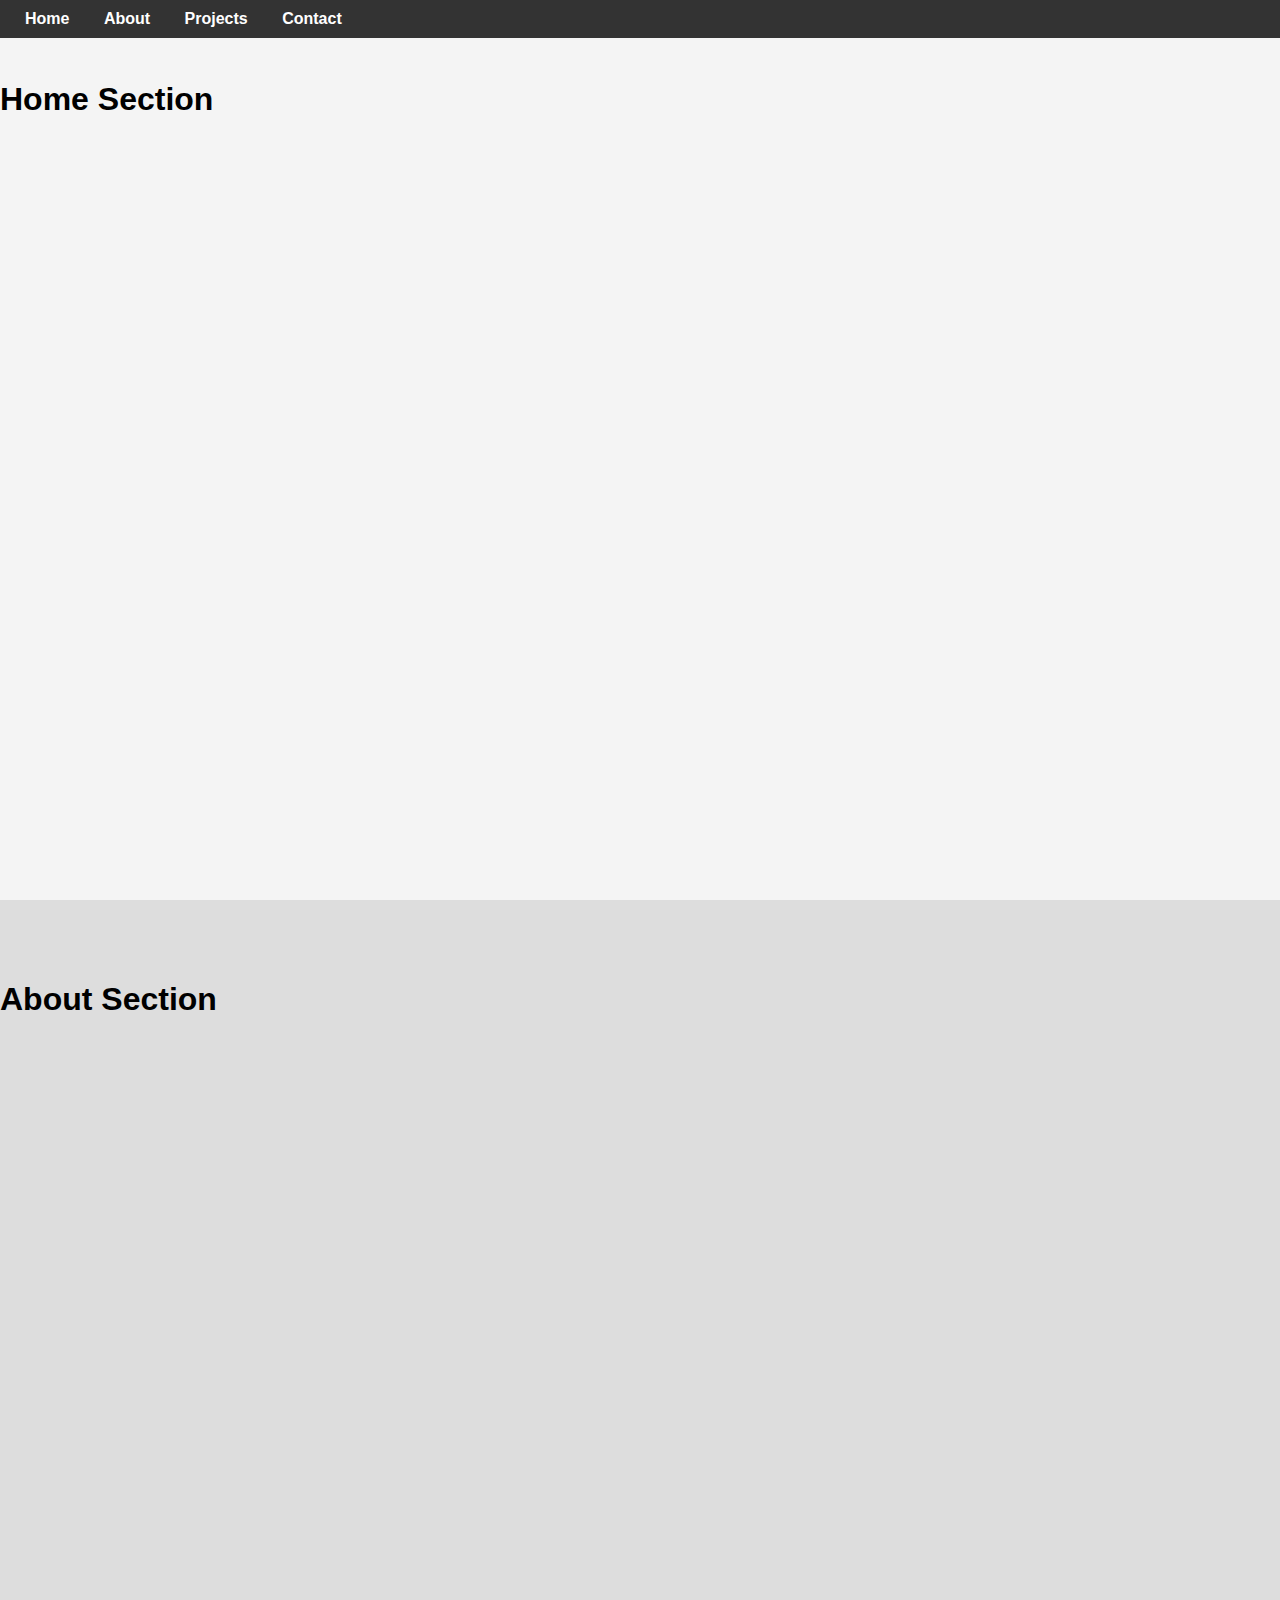
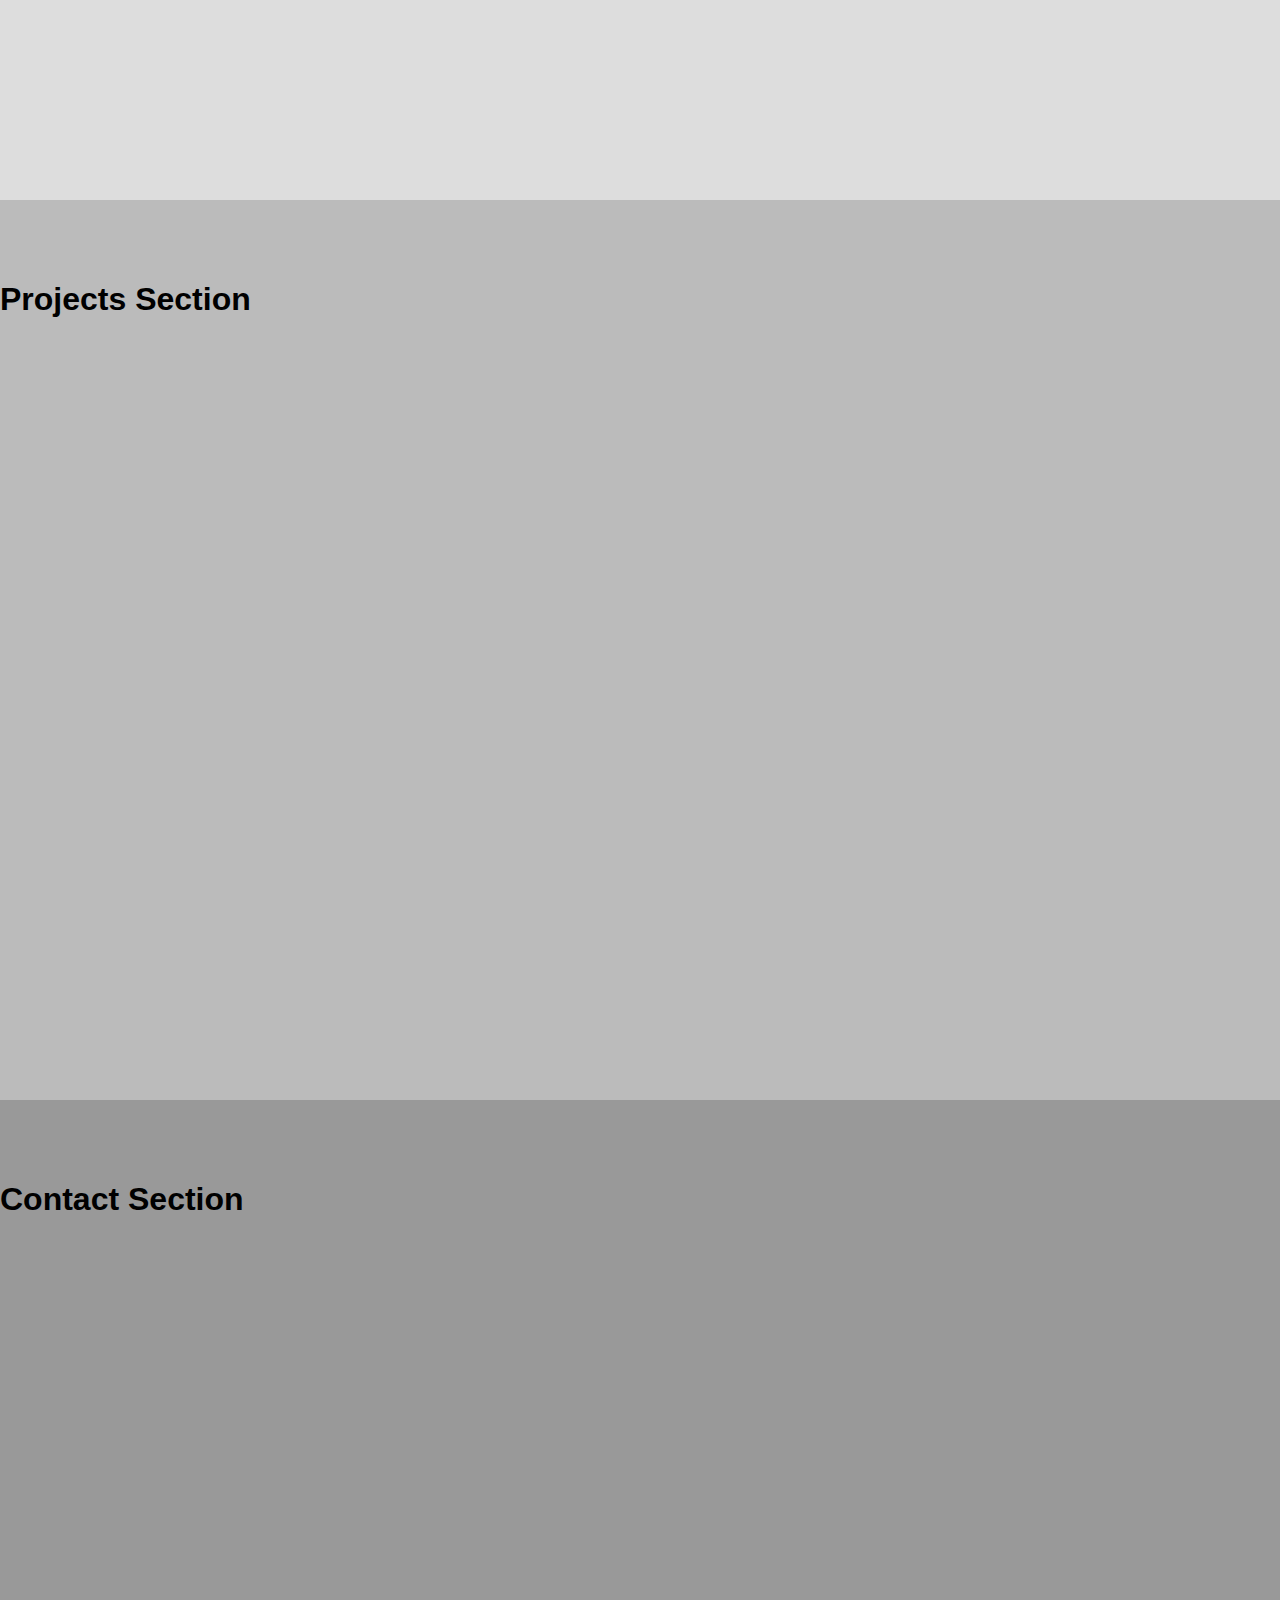
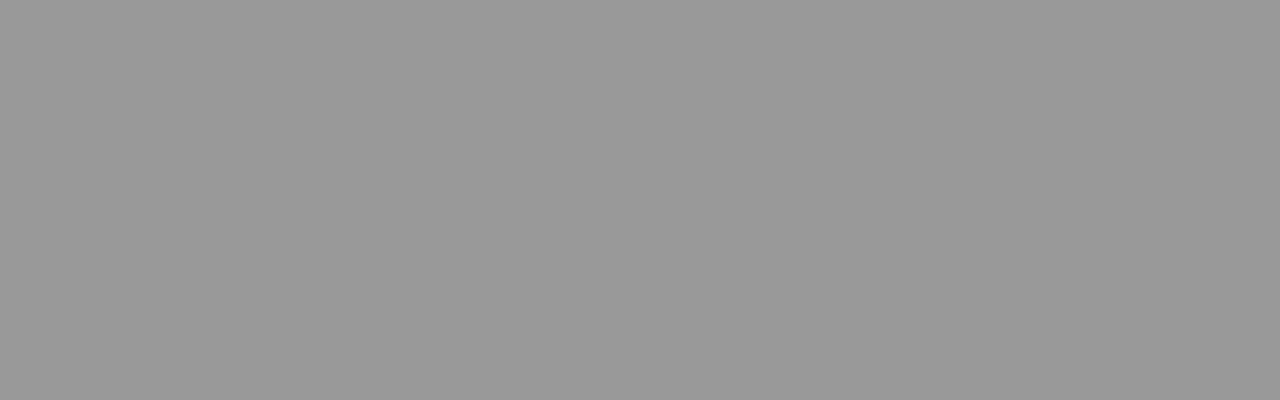
<file: ndex.html>
<!DOCTYPE html>
<html lang="en">
<head>
  <meta charset="UTF-8" />
  <meta name="viewport" content="width=device-width, initial-scale=1.0" />
  <title>Smooth Scroll Demo</title>
  <style>
    /* Enable smooth scroll */
    html {
      scroll-behavior: smooth;
    }

    body {
      font-family: Arial, sans-serif;
      margin: 0;
    }

    nav {
      position: fixed;
      top: 0;
      width: 100%;
      background: #333;
      padding: 10px;
      z-index: 999;
    }

    nav a {
      color: white;
      margin: 0 15px;
      text-decoration: none;
      font-weight: bold;
    }

    section {
      height: 100vh;
      padding-top: 60px;
      box-sizing: border-box;
    }

    #home { background: #f4f4f4; }
    #about { background: #ddd; }
    #projects { background: #bbb; }
    #contact { background: #999; }
  </style>
</head>
<body>

  <nav>
    <a href="#home">Home</a>
    <a href="#about">About</a>
    <a href="#projects">Projects</a>
    <a href="#contact">Contact</a>
  </nav>

  <section id="home">
    <h1>Home Section</h1>
  </section>

  <section id="about">
    <h1>About Section</h1>
  </section>

  <section id="projects">
    <h1>Projects Section</h1>
  </section>

  <section id="contact">
    <h1>Contact Section</h1>
  </section>

</body>
</html>
</file>
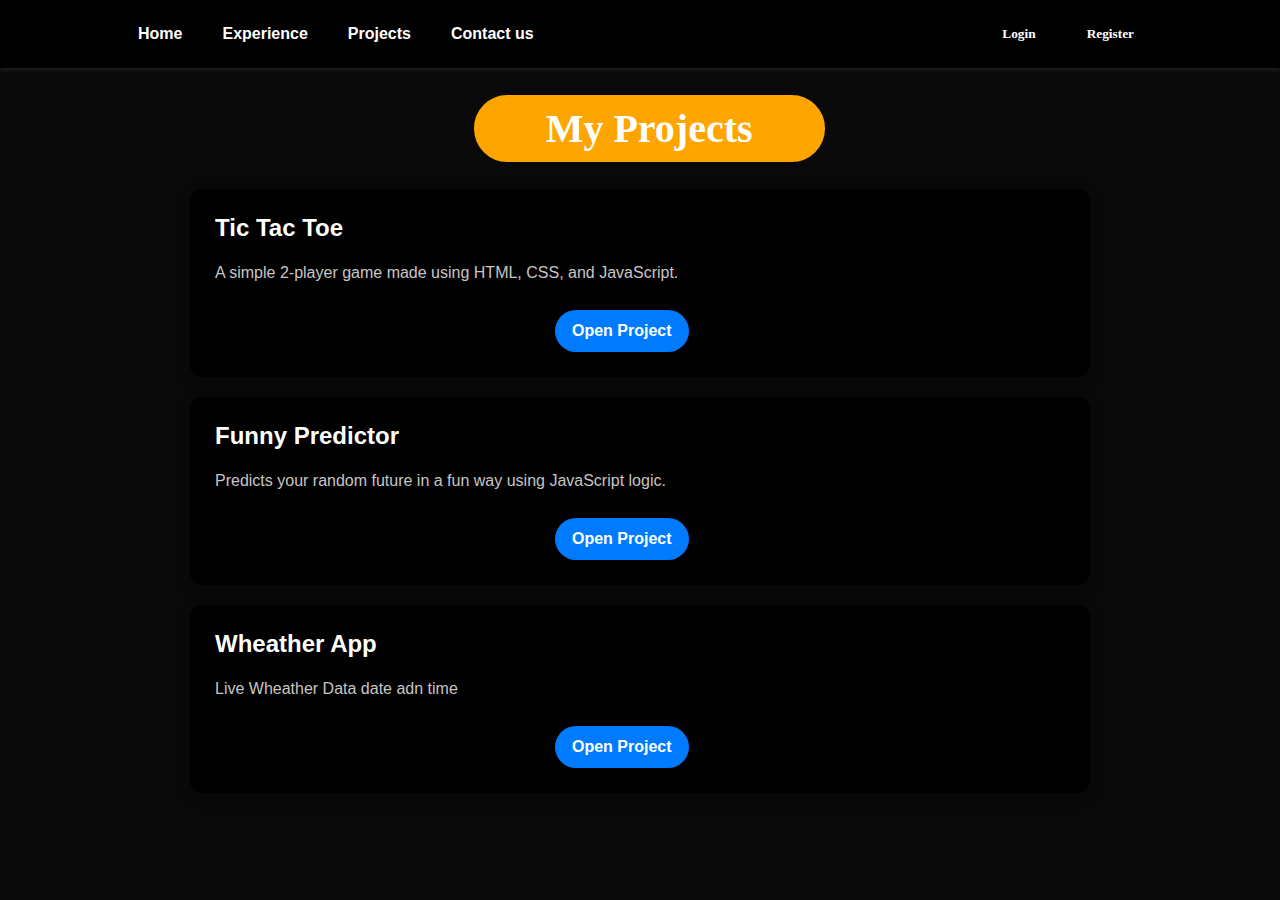
<file: p.html>
<!DOCTYPE html>
<html lang="en">
<head>
  <meta charset="UTF-8">
  <title>My Projects</title>
  <link rel="stylesheet" href="2.css">
</head>
<body>

  <div class="nav">
    <ul>
      <li><a href="index.html">Home</a></li>
      <li><a href="#">Experience</a></li>
      <li><a href="projects.html">Projects</a></li>
      <li><a href="#">Contact us</a></li>
    </ul>
       <div class="login">
 <a href="/Portofolio/login.html" target="_blank">
  <button>Login</button>
</a>
    <button>Register</button>
  </div>
</div>
  </div>

  <h1 class="projects-heading">My Projects</h1>

  <div class="projects-container">
    <div class="project-card">
      <h2>Tic Tac Toe</h2>
      <p>A simple 2-player game made using HTML, CSS, and JavaScript.</p>
      <a href="/Portofolio/js.html" target="_blank">Open Project</a>
    </div>

    <div class="project-card">
      <h2>Funny Predictor</h2>
      <p>Predicts your random future in a fun way using JavaScript logic.</p>
      <a href="/Portofolio/AI.html" target="_blank">Open Project</a>
    </div>

  
    <div class="project-card">
      <h2>Wheather App</h2>
      <p>Live Wheather Data date adn time </p>
      <a href="/Portofolio/wheather.html" target="_blank">Open Project</a>
    </div>

  </div>

</body>
</html>
</file>
<file: contact-us/contact us .css>
* {
  box-sizing: border-box;
  margin: 0;
  padding: 0;
  margin-top: 20px;
}

body {
  background-color: #000; 
  font-family: "Inter", sans-serif;
  color: #fff;
}

.contact-us-section {
  display: flex;
  gap: 88px;
  align-items: center;
  padding: 40px 80px;
  flex-wrap: wrap;
}
.contact-us-section img{
  border: 2px solid transparent;
  opacity:0.5;
    width: 100%;
    max-width:550px;
    height:auto;
}

.contact-image {
  width: 550px;
  height: 400px;
  object-fit: cover;
  flex-shrink: 0;
  background: linear-gradient(to left, #9d9d9d, #9d9d9d);
}

.contact-info {
  display: flex;
  flex-direction: column;
  gap: 40px;
  max-width: 500px;
}

.contact-header h2 {
  font-size: 48px;
  font-weight: 600;
  border:2px solid transparent;
  background-color: orange;
  border-radius: 40px;
  display: flex;
  justify-content: center;
  padding: 8px 20px;
     transition:0.5s ease-in;
}
  
   .contact-header h2:hover{
    cursor:pointer;
    box-shadow: 0px 2px 6px  orange;
    color: black;
    font-weight: bolder;
    transform: scale(1.1);
   }

.contact-details {
  display: flex;
  gap: 40px;
  flex-wrap: wrap;
}

.visit-block h3,
.contact-block h3 {
  color: #f89955;
  font-size: 24px;
  font-weight: 700;
  margin-bottom: 8px;
  border: 2px solid transparent;
  background-color: orange;
  border-radius: 40px;
  color: white;
  padding: 8px 16px;
  display: flex;
  justify-content: center;
  transition: 0.5s ease-in-out;

}
.visit-block h3:hover{
    cursor:pointer;
    box-shadow: 0px 2px 6px  orange;
    color: black;
    font-weight: bolder;
    transform: scale(1.1);
}
.contact-block h3:hover{
     cursor:pointer;
    box-shadow: 0px 2px 6px  orange;
    color: black;
    font-weight: bolder;
    transform: scale(1.1); 
}

.visit-block p,
.contact-block p {
  font-size: 16px;
  line-height: 1.5;
  color: #ffffff;
  max-width: 200px;
}

.contact-block a {
  color: #ffffff;
  text-decoration: none;
}

.contact-block a:hover {
  text-decoration: underline;
}

.subscribe-form {
  display: flex;
  gap: 20px;
  flex-wrap: wrap;
}

.subscribe-form input[type="email"] {
  background: #101010;
  border: 2px solid transparent;
  padding: 14px;
  width: 280px;
  font-size: 16px;
  color: #9d9d9d;
  border-radius: 35px;
}
.subscribe-form input[type="email"]:focus {
  outline: none;
  border: 1px solid #f89955;
}

.subscribe-form button {
  background-color: orange;
  border: 2px solid transparent;
  border-radius: 40px;
  padding: 14px 32px;
font-size: 24px;
  font-weight: 700;
  color: white;
  cursor: pointer;
  width: 23vh;
  display: flex;
  justify-content: center;
  transition : 0.5s ease-in-out;
  
}

.subscribe-form button:hover {
      cursor:pointer;
    box-shadow: 0px 2px 6px  orange;
    color: black;
    font-weight: bolder;
    transform: scale(1.1); 
}
</file>
<file: login/login.css>
*{
    padding: 0px;
    margin: 0px;
    box-sizing: border-box;
    font-family: sans-serif;
    
}

 body{
    display: flex;
    justify-content: center;
    align-items: center;
    min-height: 100vh;
background-image: url(https://wallpapers.com/images/hd/black-lion-1900-x-1200-wallpaper-nrhqqzyl6fylzvz6.jpg);
background-size: cover;
 }
.wrapper {
  background-color: rgba(255, 255, 255, 0.1);
  backdrop-filter: blur(10px);
  -webkit-backdrop-filter: blur(10px);
  width: 420px;
  color: white;
  padding: 10px;
  border-radius: 20px;
}
 .wrapper h1{
    text-align:center;
    position: relative;
    top: 20px;
    width: 100%;
 }
 .wrapper .user{
    width: 100%;
    height: 50px;
    margin: 30px 0;
 }
  .user input{
    width:100%;
    height: 100%;
    background-color: transparent;
    border: none;
    outline: none;
    border: 2px solid rgb(255, 255, 255,.2);
    border-radius:40px;
    font-size: 15px;
    color: white;
    padding: 20px 45px 20px 20px;
  } 
  .user ::placeholder{
    color: white;
  }
  .wrapper .remember{
    display: flex;
    justify-content: space-between;
    margin: -15px 0px 15px;

  }
  
   .remember label input{
    accent-color:orange;
    margin-right: 3px;
   }
   .remember a {
              color:white;
              text-decoration: none;
              margin-right: 3px;
   }
   .wrapper .button input{
       width: 20%;
    position: relative;
    left: 41%;
    height: 42px;
    border: 2px solid transparent;
    border-radius: 40px;
   font-family: serif;
    font-weight: bolder;

   }
   .wrapper .new p{
      display: flex;
      justify-content: space-between;
   }
   .new p a{
       color: white;
       text-decoration:none;
       margin-right: 5px;
   }
   .remember a:hover{
       text-decoration: underline;
       cursor: pointer;
       color:orange;
       transition: 0.9ms;

   }
   .new p a:hover{
      text-decoration: underline;
       cursor: pointer;
       color:orange;
   }
.wrapper .button input:hover {
  background-color: orange;
  color: black;
  font-weight: bolder;
  font-family: serif;
  transition: all 1s linear;
  transform: scale(1.3);
  cursor: pointer;
}
.user i{
      display: flex;
      justify-content: flex-end;
      align-items: end;
      align-content: end;
      position: relative;
      bottom: 70%;
      right: 10px;
      font-size:20px;
      pointer-events: none;
}
.user input:focus + i {
  color: orange;
}
</file>
<file: Portofolio/Portofolio.css>
* {
  box-sizing: border-box;
}

body {
  margin: 0;
  padding: 0;
  overflow-x: hidden; 
  background-image: url("https://www.shutterstock.com/image-photo/beautiful-abstract-blue-feathers-on-260nw-2051484833.jpg");
  background-size:cover;
  background-color: rgba(0,0,0,0.7);
  background-blend-mode: overlay;

}
body{
    background-color: black;
}


.nav {
  background-color:#000;
  display: flex;
  justify-content: space-between;
  align-items: center;
  padding: 15px 10%;
  box-shadow: 0 2px 4px rgba(255, 255, 255, 0.1);
}

.nav ul {
  display: flex;
  list-style-type: none;
  gap: 20px;
  margin: 0;
  padding: 0;
}
.nav ul li{
    border: 2px solid black;
    background-color:transparent;
    padding: 8px ;
    border-radius: 20px;
}

.nav ul li a {
  position:relative;
  text-decoration: none;
  font-weight: bold;
  color: white;
  transition: color 0.3 ease-in;
}
.nav ul li a::after {
  content: "";
  position: absolute;
  left: 50%;
  bottom: -4px;
  height: 2px;
  width: 0;
  background-color: orange;
  transition: width 0.3s ease-in-out;
  transform:translatex(-50%)
}
.nav ul li a:hover::after{
    width:100%;
}
.nav ul li a:hover{
   color:orange;
}

.login {
  display: flex;
  gap: 15px;
}

.login button {
  border: 2px solid black;
  border-radius: 25px;
  color: white;
  background-color: black;
  padding: 8px 16px;
  cursor: pointer;
  font-family: "UoqMunThenKhung", serif;
  font-weight: bolder;
  font-style: normal;
}
.login button:hover{
    background-color: orange;
    cursor: pointer;
    transition: all 0.3s ease-out;
    transform: scale(1.1);
    color:black;
     box-shadow: 0 8px 15px rgba(255, 140, 0, 0.5);
}
.box1{
   border: 2px solid rgb(142, 136, 136);
    height:90vh;
    width: 60vh;
    position:relative;
    top:10vh;
    right: 40px;
    border-radius: 40px;
    padding-left: 30px;
    margin-left:5%;
    margin-right:auto;
    border-left:none;

}
.box1 .hi{
  color: white;
  text-align: center;
  border: 2px solid rgb(62, 57, 57);
  border-radius: 45px;
  padding: 8px 16px;
  width: 50%;
  display: flex;
  justify-content: center;
  position: relative;
  left:25%;
  font-family: "UoqMunThenKhung", serif;
  font-weight: 400;
  font-style: normal;
 background-color: rgb(124, 84, 9);
}
.box1 h2{
  color:white;
  font-family: 'Poppins', sans-serif;
}
.box1 p{
  color: white;
  line-height: 1.8;
   padding-right: 10px;
   text-align: justify;
   font-family: 'Roboto', sans-serif;

}
.box1 .hi:hover{
     background-color: orange;
     color: black;
     font-weight: bolder;
     font-style: normal;
     box-shadow:0 8px 15px rgba(255, 140, 0, 0.5);
     transition: all 0.3s ease-out;
     transform: scale(1.1);
}
.box2 {
  border: 2px solid rgb(142, 136, 136);  
  height: 90vh;
  width: 60vh;                          
  position: relative;                           
  color: white;
   bottom: 80vh;
   border-radius: 40px;
   border-right: none;
   overflow-x: hidden;
   margin-left:auto;
   margin-right:5%;
}
.box2 .sk{
 color: white;
  text-align: center;
  border: 2px solid rgb(62, 57, 57);
  border-radius: 45px;
  padding: 8px 16px;
  width: 50%;
  display: flex;
  justify-content: center;
  position: relative;
  left:19%;
  font-family: "UoqMunThenKhung", serif;
  font-weight: 400;
  font-style: normal;
 background-color: rgb(124, 84, 9);
}
.box2 .sk:hover{
    background-color: orange;
     color: black;
     font-weight: bolder;
     font-style: normal;
     box-shadow:0 8px 15px rgba(255, 140, 0, 0.5);
     transition: all 0.3s ease-out;
     transform: scale(1.1);
}
.box2 p {
  color: white;
  text-align: justify;
  line-height: 1.8;
  padding-right: 10px;
  font-family: 'Roboto', sans-serif;
  padding-left:10px
}
.hire {
  border: 2px solid rgb(54, 52, 52);
  height: 10vh;
  width: 45vh;
  padding: 20px;
  display: flex;
  justify-content: center;
  align-items: center;
  margin: 40px auto;
  position: relative;
  bottom: 65vh;
  border-radius: 40px;
  padding-bottom: 50px;

 background-color: rgb(124, 84, 9);
  transition: all 0.3s ease-out;
}

.hire h2 {
  color: white;
  margin: 0;
  font-family: "UoqMunThenKhung", serif;
  font-weight: bolder;
  font-style: normal;
  transition: color 0.3s ease-out;
  position:relative;
  top:15px ;
}

.hire:hover {
  background-color: orange;
  transform: scale(1.1);
  box-shadow: 0 8px 15px rgba(255, 140, 0, 0.5);
  cursor: pointer;
}

.hire:hover h2 {
  color: black;
}
.see {
  border: 2px solid transparent;
  height: 10vh;
  width: 45vh;
  padding: 20px;
  display: flex;
  justify-content: center;
  align-items: center;
  margin: 40px auto;
  position: relative;
  bottom: 60vh;
  border-radius: 40px;
  padding-bottom: 50px;
  background-color: transparent;
  transition: all 0.3s ease-out;
  background-color: rgb(124, 84, 9);
}

.see .pr {
  color: white;
  margin: 0;
  font-family: "UoqMunThenKhung", serif;
  font-weight: bolder;
  font-style: normal;
  transition: color 0.3s ease-out;
  position: relative;
  top: 15px;
  text-decoration: none;
}

.see:hover {
  background-color: orange;
  transform: scale(1.1);
  box-shadow: 0 8px 15px rgba(255, 140, 0, 0.5);
  cursor: pointer;
}

.see:hover h2 {
  color: black;
}
.footer h2 {
  margin-bottom: 15px;
  font-size: 20px;
  background-color: rgb(124, 84, 9);
  display: inline-block;
  padding: 10px 20px;
  border-radius: 30px;
}
.footer h2:hover{
  background-color:orange;
  color:black;
  transition: all 0.3s ease-in;
  transform: scale(1.05);
 box-shadow: 0 8px 15px rgba(255, 140, 0, 0.5);
}
.footer {
  background-color: #111;
  padding: 30px 0;
  text-align: center;
  color: white;
  font-family: 'Poppins', sans-serif;
  border-top: 2px solid rgb(124, 84, 9);
  margin-top: 60px;
  box-shadow: 0 -5px 15px rgba(255, 140, 0, 0.4);
}
.footer p{
  color: white;
  margin:8px 0px;
  font-size:14px;
}
.box1,.box2{
  backdrop-filter: blur(10px);
  background-color: rgba(255, 255, 255, 0.05); 
}
.profile {
  position: absolute;
  top: 50%;
  left: 50%;
  transform: translate(-50%, -50%);
  z-index: 2;
}

.profile img {
  width: 160px;
  height: 160px;
  object-fit: cover;
  border-radius: 50%;
  background-color: white;
  transform: transition 0.5s ease-in-out;
}

.profile img:hover{
  transform: scale(1.5);
  transition: all 0.5s ease-in-out;
   box-shadow: 10px 8px 20px rgba(255, 140, 0, 0.4);
   cursor:pointer;
}

.footer a{
  color: blue;
}

@media (max-width: 1200px) {
  .box1, .box2 {
    width: 45vh;
  }
  .profile img {
    width: 140px;
    height: 140px;
  }
}

@media (max-width: 992px) {
  .parentdiv {
    display: flex;
    flex-direction: column;
    align-items: center;
    padding: 0 5%;
  }

  .box1, .box2 {
    width: 80vw;
    height: auto;
    margin: 20px 0;
    position: static;
  }

  .profile {
    position: static;
    transform: none;
    margin: 20px 0;
  }

  .hire, .see {
    position: static;
    margin: 20px auto;
    width: 80vw;
  }
}

@media (max-width: 768px) {
  .nav {
    flex-direction: column;
    align-items: flex-start;
    padding: 10px 5%;
  }

  .nav ul {
    flex-direction: column;
    gap: 10px;
    width: 100%;
    padding: 10px 0;
  }

  .login {
    align-self: flex-end;
    margin-top: 10px;
  }

  .box1 h2, .box2 h2 {
    font-size: 1.2rem;
  }

  .footer {
    font-size: 12px;
  }
}

@media (max-width: 576px) {
  .login button {
    padding: 6px 12px;
    font-size: 12px;
  }

  .box1, .box2, .hire, .see {
    width: 90vw;
  }

  .profile img {
    width: 120px;
    height: 120px;
  }

  .footer h2 {
    font-size: 16px;
  }

  .footer p {
    font-size: 12px;
  }
}
</file>
<file: portofolio/Portofolio.css>
* {
  box-sizing: border-box;
}

body {
  margin: 0;
  padding: 0;
  overflow-x: hidden; 
  background-image: url("https://www.shutterstock.com/image-photo/beautiful-abstract-blue-feathers-on-260nw-2051484833.jpg");
  background-size:cover;
  background-color: rgba(0,0,0,0.7);
  background-blend-mode: overlay;

}
body{
    background-color: black;
}


.nav {
  background-color:#000;
  display: flex;
  justify-content: space-between;
  align-items: center;
  padding: 15px 10%;
  box-shadow: 0 2px 4px rgba(255, 255, 255, 0.1);
}

.nav ul {
  display: flex;
  list-style-type: none;
  gap: 20px;
  margin: 0;
  padding: 0;
}
.nav ul li{
    border: 2px solid black;
    background-color:transparent;
    padding: 8px ;
    border-radius: 20px;
}

.nav ul li a {
  position:relative;
  text-decoration: none;
  font-weight: bold;
  color: white;
  transition: color 0.3 ease-in;
}
.nav ul li a::after {
  content: "";
  position: absolute;
  left: 50%;
  bottom: -4px;
  height: 2px;
  width: 0;
  background-color: orange;
  transition: width 0.3s ease-in-out;
  transform:translatex(-50%)
}
.nav ul li a:hover::after{
    width:100%;
}
.nav ul li a:hover{
   color:orange;
}

.login {
  display: flex;
  gap: 15px;
}

.login button {
  border: 2px solid black;
  border-radius: 25px;
  color: white;
  background-color: black;
  padding: 8px 16px;
  cursor: pointer;
  font-family: "UoqMunThenKhung", serif;
  font-weight: bolder;
  font-style: normal;
}
.login button:hover{
    background-color: orange;
    cursor: pointer;
    transition: all 0.3s ease-out;
    transform: scale(1.1);
    color:black;
     box-shadow: 0 8px 15px rgba(255, 140, 0, 0.5);
}
.box1{
   border: 2px solid rgb(142, 136, 136);
    height:90vh;
    width: 60vh;
    position:relative;
    top:10vh;
    right: 40px;
    border-radius: 40px;
    padding-left: 30px;
    margin-left:5%;
    margin-right:auto;
    border-left:none;

}
.box1 .hi{
  color: white;
  text-align: center;
  border: 2px solid rgb(62, 57, 57);
  border-radius: 45px;
  padding: 8px 16px;
  width: 50%;
  display: flex;
  justify-content: center;
  position: relative;
  left:25%;
  font-family: "UoqMunThenKhung", serif;
  font-weight: 400;
  font-style: normal;
 background-color: rgb(124, 84, 9);
}
.box1 h2{
  color:white;
  font-family: 'Poppins', sans-serif;
}
.box1 p{
  color: white;
  line-height: 1.8;
   padding-right: 10px;
   text-align: justify;
   font-family: 'Roboto', sans-serif;

}
.box1 .hi:hover{
     background-color: orange;
     color: black;
     font-weight: bolder;
     font-style: normal;
     box-shadow:0 8px 15px rgba(255, 140, 0, 0.5);
     transition: all 0.3s ease-out;
     transform: scale(1.1);
}
.box2 {
  border: 2px solid rgb(142, 136, 136);  
  height: 90vh;
  width: 60vh;                          
  position: relative;                           
  color: white;
   bottom: 80vh;
   border-radius: 40px;
   border-right: none;
   overflow-x: hidden;
   margin-left:auto;
   margin-right:5%;
}
.box2 .sk{
 color: white;
  text-align: center;
  border: 2px solid rgb(62, 57, 57);
  border-radius: 45px;
  padding: 8px 16px;
  width: 50%;
  display: flex;
  justify-content: center;
  position: relative;
  left:19%;
  font-family: "UoqMunThenKhung", serif;
  font-weight: 400;
  font-style: normal;
 background-color: rgb(124, 84, 9);
}
.box2 .sk:hover{
    background-color: orange;
     color: black;
     font-weight: bolder;
     font-style: normal;
     box-shadow:0 8px 15px rgba(255, 140, 0, 0.5);
     transition: all 0.3s ease-out;
     transform: scale(1.1);
}
.box2 p {
  color: white;
  text-align: justify;
  line-height: 1.8;
  padding-right: 10px;
  font-family: 'Roboto', sans-serif;
  padding-left:10px
}
.hire {
  border: 2px solid rgb(54, 52, 52);
  height: 10vh;
  width: 45vh;
  padding: 20px;
  display: flex;
  justify-content: center;
  align-items: center;
  margin: 40px auto;
  position: relative;
  bottom: 65vh;
  border-radius: 40px;
  padding-bottom: 50px;

 background-color: rgb(124, 84, 9);
  transition: all 0.3s ease-out;
}

.hire h2 {
  color: white;
  margin: 0;
  font-family: "UoqMunThenKhung", serif;
  font-weight: bolder;
  font-style: normal;
  transition: color 0.3s ease-out;
  position:relative;
  top:15px ;
}

.hire:hover {
  background-color: orange;
  transform: scale(1.1);
  box-shadow: 0 8px 15px rgba(255, 140, 0, 0.5);
  cursor: pointer;
}

.hire:hover h2 {
  color: black;
}
.see {
  border: 2px solid transparent;
  height: 10vh;
  width: 45vh;
  padding: 20px;
  display: flex;
  justify-content: center;
  align-items: center;
  margin: 40px auto;
  position: relative;
  bottom: 60vh;
  border-radius: 40px;
  padding-bottom: 50px;
  background-color: transparent;
  transition: all 0.3s ease-out;
  background-color: rgb(124, 84, 9);
}

.see .pr {
  color: white;
  margin: 0;
  font-family: "UoqMunThenKhung", serif;
  font-weight: bolder;
  font-style: normal;
  transition: color 0.3s ease-out;
  position: relative;
  top: 15px;
  text-decoration: none;
}

.see:hover {
  background-color: orange;
  transform: scale(1.1);
  box-shadow: 0 8px 15px rgba(255, 140, 0, 0.5);
  cursor: pointer;
}

.see:hover h2 {
  color: black;
}
.footer h2 {
  margin-bottom: 15px;
  font-size: 20px;
  background-color: rgb(124, 84, 9);
  display: inline-block;
  padding: 10px 20px;
  border-radius: 30px;
}
.footer h2:hover{
  background-color:orange;
  color:black;
  transition: all 0.3s ease-in;
  transform: scale(1.05);
 box-shadow: 0 8px 15px rgba(255, 140, 0, 0.5);
}
.footer {
  background-color: #111;
  padding: 30px 0;
  text-align: center;
  color: white;
  font-family: 'Poppins', sans-serif;
  border-top: 2px solid rgb(124, 84, 9);
  margin-top: 60px;
  box-shadow: 0 -5px 15px rgba(255, 140, 0, 0.4);
}
.footer p{
  color: white;
  margin:8px 0px;
  font-size:14px;
}
.box1,.box2{
  backdrop-filter: blur(10px);
  background-color: rgba(255, 255, 255, 0.05); 
}
.profile {
  position: absolute;
  top: 50%;
  left: 50%;
  transform: translate(-50%, -50%);
  z-index: 2;
}

.profile img {
  width: 160px;
  height: 160px;
  object-fit: cover;
  border-radius: 50%;
  background-color: white;
  transform: transition 0.5s ease-in-out;
}

.profile img:hover{
  transform: scale(1.5);
  transition: all 0.5s ease-in-out;
   box-shadow: 10px 8px 20px rgba(255, 140, 0, 0.4);
   cursor:pointer;
}

.footer a{
  color: blue;
}

@media (max-width: 1200px) {
  .box1, .box2 {
    width: 45vh;
  }
  .profile img {
    width: 140px;
    height: 140px;
  }
}

@media (max-width: 992px) {
  .parentdiv {
    display: flex;
    flex-direction: column;
    align-items: center;
    padding: 0 5%;
  }

  .box1, .box2 {
    width: 80vw;
    height: auto;
    margin: 20px 0;
    position: static;
  }

  .profile {
    position: static;
    transform: none;
    margin: 20px 0;
  }

  .hire, .see {
    position: static;
    margin: 20px auto;
    width: 80vw;
  }
}

@media (max-width: 768px) {
  .nav {
    flex-direction: column;
    align-items: flex-start;
    padding: 10px 5%;
  }

  .nav ul {
    flex-direction: column;
    gap: 10px;
    width: 100%;
    padding: 10px 0;
  }

  .login {
    align-self: flex-end;
    margin-top: 10px;
  }

  .box1 h2, .box2 h2 {
    font-size: 1.2rem;
  }

  .footer {
    font-size: 12px;
  }
}

@media (max-width: 576px) {
  .login button {
    padding: 6px 12px;
    font-size: 12px;
  }

  .box1, .box2, .hire, .see {
    width: 90vw;
  }

  .profile img {
    width: 120px;
    height: 120px;
  }

  .footer h2 {
    font-size: 16px;
  }

  .footer p {
    font-size: 12px;
  }
}
</file>
<file: projects/2.css>
.nav {
  background-color: #000;
  display: flex;
  justify-content: space-between;
  align-items: center;
  padding: 15px 10%;
  box-shadow: 0 2px 4px rgba(255, 255, 255, 0.1);
}

.nav ul {
  display: flex;
  list-style-type: none;
  gap: 20px;
  margin: 0;
  padding: 0;
}

.nav ul li {
  border: 2px solid black;
  background-color: transparent;
  padding: 8px;
  border-radius: 20px;
}

.nav ul li a {
  position: relative;
  text-decoration: none;
  font-weight: bold;
  color: white;
  transition: color 0.3s ease-in;
}

.nav ul li a::after {
  content: "";
  position: absolute;
  left: 50%;
  bottom: -4px;
  height: 2px;
  width: 0;
  background-color: orange;
  transition: width 0.3s ease-in-out;
  transform: translateX(-50%);
}

.nav ul li a:hover::after {
  width: 100%;
}

.nav ul li a:hover {
  color: orange;
}
body {
  font-family: Arial, sans-serif;
  background-color: #090909;
  margin: 0;
  padding: 0;

}

.projects-heading {
  text-align: center;
  font-size: 2.5rem;
  border: 2px solid orange;
  background-color: orange;
  width: 35vh;
  border-radius: 40px;
  padding: 8px 16px;
  position: relative;
  left: 37%;
    color: white;
  font-family: "UoqMunThenKhung", serif;
  font-weight: bolder;
  font-style: normal;
  transition: color 0.3s ease-out;
}
.login {
  display: flex;
  gap: 15px;
}

.login button {
  border: 2px solid black;
  border-radius: 25px;
  color: white;
  background-color: black;
  padding: 8px 16px;
  cursor: pointer;
  font-family: "UoqMunThenKhung", serif;
  font-weight: bolder;
  font-style: normal;
}
.login button:hover{
    background-color: orange;
    cursor: pointer;
    transition: all 0.3s ease-out;
    transform: scale(1.1);
    color:black;
     box-shadow: 0 8px 15px rgba(255, 140, 0, 0.5);
}
.projects-heading:hover{
    cursor: pointer;
    transition: 1s ease-in-out;
    transform: scale(1.1);
    font-weight: larger;
    color: black;
    box-shadow: 0px 3px 8px orange ;
}

.projects-container {
  display: flex;
  flex-direction: column;
  gap: 20px;
  max-width: 900px;
  margin: 0 auto;
  padding: 0 20px 40px;
}

.project-card {
  background: rgb(0, 0, 0);
  border-radius: 12px;
  padding: 25px;
  box-shadow: 0 4px 15px rgba(0, 0, 0, 0.1);
  transition: transform 0.2s ease, box-shadow 0.2s ease;
}

.project-card:hover {
  transform: translateY(-4px);
  box-shadow: 0 8px 20px rgba(107, 103, 103, 0.15);
}

.project-card h2 {
  margin-top: 0;
  color: #ffffff;
}

.project-card p {
  font-size: 1rem;
  line-height: 1.4;
  color: #c9c5c5;
}

.project-card a {
  text-decoration: none;
  background-color: #007bff;
  color: white;
  padding: 10px 15px;
  border-radius: 6px;
  font-weight: bold;
  display: inline-block;
  margin-top: 10px;
  position: relative;
  left: 40%;
  border:2px solid transparent;
  border-radius: 40px;
}

.project-card a:hover {
  background-color: #0056b3;
  transition: 0.5s ease-in-out;
  transform: scale(1.1);
  color: black;
  box-shadow:0px 2px 3px#4a61e1

}
</file>
<file: Roasting/AI.css>
body{
    background: #833AB4;
background: linear-gradient(90deg, rgba(131, 58, 180, 1) 0%, rgba(253, 29, 29, 1) 50%, rgba(252, 176, 69, 1) 100%);
}


.title h1{
display: grid;
place-content: center;
place-self: center;
border: 2px solid black;
width: 50vh;
background: #020024;
background: linear-gradient(90deg, rgba(2, 0, 36, 1) 0%, rgba(9, 9, 121, 1) 35%, rgba(0, 212, 255, 1) 100%);
border-radius: 40px;
padding: 8px 16px;
color: aqua;
}
form{
    background: #EEAECA;
background: radial-gradient(circle, rgba(238, 174, 202, 1) 0%, rgba(148, 187, 233, 1) 100%);
    height:45vh;
   width: 85vh;
      display: grid;
      place-content: center;
      place-self: center;
      border:2px solid transparent;
      border-radius: 23px;

}
form input{
    width: 80vh;
    height: 45px;
    border: 2px solid transparent;
    border-radius:45px;
    padding: 4px 8px;
    font-size: large;
}
.button{
      display: grid;
      place-content: center;
      place-self: center;
    width: 21vh;
    border: 2px solid transparent;
    border-radius: 23px;
    height: 23px;
    margin-top: 23px;
    transform: scale(1.1);
    font-size: medium;
    background: #e76aa0;
}
.button:hover {
    background-color: #5e2b91;
    cursor: pointer;
    color: white;
    transform: scale(1.05);
    transition: 0.3s ease-in-out;
    transform: scale(1.2);
}

#output {
    text-align: center;
    margin-top: 20px;
    font-size: 1.2rem;
  font-family: "UoqMunThenKhung", serif;
  font-weight: 400;
  font-style: normal;
     color: linear-gradient(90deg, rgba(34, 183, 242, 1) 0%, rgba(66, 66, 66, 1) 50%, rgba(77, 77, 75, 1) 97%, rgba(237, 221, 83, 1) 100%);
}

@media (max-width: 740px) {
   main .title h2{
    width: 80vw;
   }
   main form input{
width:80vw;
   }



}
</file>
<file: tic-tac-toe/style.css>
body {
  font-family: 'Poppins', sans-serif;
  color: white;
  background-color: #030303;
  margin: 0;
  height: 100vh;
  display: flex;
  flex-direction: column;
  align-items: center;
  justify-content: center;
  
}
*{
  margin: 0px;
}

#scoreboard {
  display: flex;
  gap: 20px;
  font-size: 1.2rem;
  font-weight: 600;
  margin-bottom: 15px;
  color: #9ea3a5;
}

.game{
  display: grid;
  grid-template-columns: repeat(3,100px);
  justify-content: center;
  margin-top: 50px;
  gap:10px;
  color: #030303;
}
.box{
  height: 100px;
  width: 100px;
  border: 2px solid rgb(193, 171, 171);
  cursor: pointer;
  background-color: black;
  border-radius: 10px;
  font-weight: 600px;
  font-size: 5vh;
  transition: background-color 0.3s ease, transform 0.2s ease;
  color: orange;
}
.box:hover {
  background-color: #454302;
  transform: scale(1.05);
}
div p{
  display: grid;
  place-items: center;
  height: 100px;
}
#Winner {
  opacity: 0;
  visibility: hidden;
  transition: opacity 0.5s ease-in-out, visibility 0.5s ease-in-out;
  background-color: orange;
  color: white;
  box-shadow: 0 0 10px #4caf50;
  border-radius: 20px;
  width: 40vh;
  height: 10vh;
  position: relative;
  left: 40px;
  display: flex;
  justify-content: center;
  align-items: center;
  font-size: 5vh;
  font-weight: 600;
  margin-top: 20px;
  align-self: center;
  text-align: center;
}
#Winner.show {
  opacity: 1;
  visibility: visible;
}

button.Reset,
button.rs {
  padding: 10px 25px;
  font-size: 1rem;
  font-weight: 600;
  border: 2px solid orange;
  border-radius: 20px;
  background-color: orange;
  color: white;
  box-shadow: 0 0 10px #4caf50;
  cursor: pointer;
  transition: background-color 0.3s ease, transform 0.2s ease;
  margin: 10px;
}
button.Reset:hover,
button.rs:hover {
  transform: scale(1.1);
}

.button-wrapper {
  display: flex;
  gap: 20px;
  margin-top: 30px;
  justify-content: center;
}
.game-header {
  text-align: center;
  margin-top:50px ;
  padding: 10px;
}

.game-header h1 {
  font-size: 3rem;
  color: orange;
  text-shadow: 0 0 10px #4caf50;
  margin-bottom: 5px;
  letter-spacing: 2px;
}

.game-header .tagline {
  font-size: 1rem;
  color: #aaa;
  font-style: italic;
  letter-spacing: 1px;
}
</file>
<file: Wheather.app/wheather.css>
* {
  margin: 0;
  padding: 0;
  box-sizing: border-box;
}

body {
  font-family: 'Poppins', sans-serif;
  color: #fff;
  background: url('snowyimage.jpg') no-repeat center center/cover;
  height: 100vh;
  display: flex;
  align-items: center;
  justify-content: center;
  overflow: hidden;
}

.weather-app {
  display: flex;
  width: 90%;
  max-width: 1200px;
  background-color: rgba(0, 0, 0, 0.4);
  border-radius: 12px;
  backdrop-filter: blur(10px);
  overflow: hidden;
}


.left-panel {
  flex: 1;
  padding: 50px 30px;
  display: flex;
  flex-direction: column;
  justify-content: flex-end;
  background: rgba(0, 0, 0, 0.4);
}

.temperature {
  font-size: 90px;
  font-weight: 300;
}

.city {
  font-size: 36px;
  margin-top: 10px;
}

.date-time {
  margin-top: 10px;
  font-size: 14px;
  color: #ddd;
}

.weather-icon {
  width: 50px;
  margin-top: 15px;
}


.right-panel {
  flex: 1;
  background: rgba(255, 255, 255, 0.05);
  padding: 30px 25px;
  display: flex;
  flex-direction: column;
  justify-content: space-between;
  border-left: 1px solid rgba(255,255,255,0.1);
}

.search-box {
  display: flex;
  align-items: center;
  border-bottom: 1px solid rgba(255,255,255,0.2);
  padding-bottom: 10px;
  margin-bottom: 20px;
}

.search-box input {
  flex: 1;
  background: transparent;
  border: none;
  color: #fff;
  font-size: 16px;
  outline: none;
}

.search-box button {
  background: none;
  border: none;
  color: #fff;
  font-size: 18px;
  cursor: pointer;
}


.label {
  font-size: 14px;
  color: #aaa;
  margin-bottom: 5px;
}

.weather-details h3 {
  font-size: 16px;
  margin-bottom: 15px;
}

.weather-metrics {
  list-style: none;
  display: flex;
  flex-direction: column;
  gap: 10px;
}

.weather-metrics li {
  display: flex;
  justify-content: space-between;
  font-size: 15px;
}


.forecast-item {
  margin-top: 10px;
  background: rgba(255, 255, 255, 0.08);
  padding: 10px 15px;
  border-radius: 8px;
  display: flex;
  align-items: center;
  justify-content: space-between;
  gap: 10px;
  font-size: 14px;
}

.forecast-item img {
  width: 24px;
  height: 24px;
}
.icon-loader {
  position: fixed;
  top: 50%;
  left: 50%;
  transform: translate(-50%, -50%);
  z-index: 1000;
}

.hidden {
  display: none;
}
.icon-loader i{
   font-size: 80px;
}


@media (max-width: 768px) {
  .weather-app {
    flex-direction: column;
  }

  .left-panel, .right-panel {
    width: 100%;
  }

  .temperature {
    font-size: 70px;
  }
}
</file>
<file: contact us .css>
* {
  box-sizing: border-box;
  margin: 0;
  padding: 0;
  margin-top: 20px;
}

body {
  background-color: #000; 
  font-family: "Inter", sans-serif;
  color: #fff;
}

.contact-us-section {
  display: flex;
  gap: 88px;
  align-items: center;
  padding: 40px 80px;
  flex-wrap: wrap;
}
.contact-us-section img{
  border: 2px solid transparent;
  opacity:0.5;
    width: 100%;
    max-width:550px;
    height:auto;
}

.contact-image {
  width: 550px;
  height: 400px;
  object-fit: cover;
  flex-shrink: 0;
  background: linear-gradient(to left, #9d9d9d, #9d9d9d);
}

.contact-info {
  display: flex;
  flex-direction: column;
  gap: 40px;
  max-width: 500px;
}

.contact-header h2 {
  font-size: 48px;
  font-weight: 600;
  border:2px solid transparent;
  background-color: orange;
  border-radius: 40px;
  display: flex;
  justify-content: center;
  padding: 8px 20px;
     transition:0.5s ease-in;
}
  
   .contact-header h2:hover{
    cursor:pointer;
    box-shadow: 0px 2px 6px  orange;
    color: black;
    font-weight: bolder;
    transform: scale(1.1);
   }

.contact-details {
  display: flex;
  gap: 40px;
  flex-wrap: wrap;
}

.visit-block h3,
.contact-block h3 {
  color: #f89955;
  font-size: 24px;
  font-weight: 700;
  margin-bottom: 8px;
  border: 2px solid transparent;
  background-color: orange;
  border-radius: 40px;
  color: white;
  padding: 8px 16px;
  display: flex;
  justify-content: center;
  transition: 0.5s ease-in-out;

}
.visit-block h3:hover{
    cursor:pointer;
    box-shadow: 0px 2px 6px  orange;
    color: black;
    font-weight: bolder;
    transform: scale(1.1);
}
.contact-block h3:hover{
     cursor:pointer;
    box-shadow: 0px 2px 6px  orange;
    color: black;
    font-weight: bolder;
    transform: scale(1.1); 
}

.visit-block p,
.contact-block p {
  font-size: 16px;
  line-height: 1.5;
  color: #ffffff;
  max-width: 200px;
}

.contact-block a {
  color: #ffffff;
  text-decoration: none;
}

.contact-block a:hover {
  text-decoration: underline;
}

.subscribe-form {
  display: flex;
  gap: 20px;
  flex-wrap: wrap;
}

.subscribe-form input[type="email"] {
  background: #101010;
  border: 2px solid transparent;
  padding: 14px;
  width: 280px;
  font-size: 16px;
  color: #9d9d9d;
  border-radius: 35px;
}
.subscribe-form input[type="email"]:focus {
  outline: none;
  border: 1px solid #f89955;
}

.subscribe-form button {
  background-color: orange;
  border: 2px solid transparent;
  border-radius: 40px;
  padding: 14px 32px;
font-size: 24px;
  font-weight: 700;
  color: white;
  cursor: pointer;
  width: 23vh;
  display: flex;
  justify-content: center;
  transition : 0.5s ease-in-out;
  
}

.subscribe-form button:hover {
      cursor:pointer;
    box-shadow: 0px 2px 6px  orange;
    color: black;
    font-weight: bolder;
    transform: scale(1.1); 
}
</file>
<file: style.css>
body {
  font-family: 'Poppins', sans-serif;
  color: white;
  background-color: #030303;
  margin: 0;
  height: 100vh;
  display: flex;
  flex-direction: column;
  align-items: center;
  justify-content: center;
  
}
*{
  margin: 0px;
}

#scoreboard {
  display: flex;
  gap: 20px;
  font-size: 1.2rem;
  font-weight: 600;
  margin-bottom: 15px;
  color: #9ea3a5;
}

.game{
  display: grid;
  grid-template-columns: repeat(3,100px);
  justify-content: center;
  margin-top: 50px;
  gap:10px;
  color: #030303;
}
.box{
  height: 100px;
  width: 100px;
  border: 2px solid rgb(193, 171, 171);
  cursor: pointer;
  background-color: black;
  border-radius: 10px;
  font-weight: 600px;
  font-size: 5vh;
  transition: background-color 0.3s ease, transform 0.2s ease;
  color: orange;
}
.box:hover {
  background-color: #454302;
  transform: scale(1.05);
}
div p{
  display: grid;
  place-items: center;
  height: 100px;
}
#Winner {
  opacity: 0;
  visibility: hidden;
  transition: opacity 0.5s ease-in-out, visibility 0.5s ease-in-out;
  background-color: orange;
  color: white;
  box-shadow: 0 0 10px #4caf50;
  border-radius: 20px;
  width: 40vh;
  height: 10vh;
  position: relative;
  left: 40px;
  display: flex;
  justify-content: center;
  align-items: center;
  font-size: 5vh;
  font-weight: 600;
  margin-top: 20px;
  align-self: center;
  text-align: center;
}
#Winner.show {
  opacity: 1;
  visibility: visible;
}

button.Reset,
button.rs {
  padding: 10px 25px;
  font-size: 1rem;
  font-weight: 600;
  border: 2px solid orange;
  border-radius: 20px;
  background-color: orange;
  color: white;
  box-shadow: 0 0 10px #4caf50;
  cursor: pointer;
  transition: background-color 0.3s ease, transform 0.2s ease;
  margin: 10px;
}
button.Reset:hover,
button.rs:hover {
  transform: scale(1.1);
}

.button-wrapper {
  display: flex;
  gap: 20px;
  margin-top: 30px;
  justify-content: center;
}
.game-header {
  text-align: center;
  margin-top:50px ;
  padding: 10px;
}

.game-header h1 {
  font-size: 3rem;
  color: orange;
  text-shadow: 0 0 10px #4caf50;
  margin-bottom: 5px;
  letter-spacing: 2px;
}

.game-header .tagline {
  font-size: 1rem;
  color: #aaa;
  font-style: italic;
  letter-spacing: 1px;
}
</file>
<file: 2.css>
.nav {
  background-color: #000;
  display: flex;
  justify-content: space-between;
  align-items: center;
  padding: 15px 10%;
  box-shadow: 0 2px 4px rgba(255, 255, 255, 0.1);
}

.nav ul {
  display: flex;
  list-style-type: none;
  gap: 20px;
  margin: 0;
  padding: 0;
}

.nav ul li {
  border: 2px solid black;
  background-color: transparent;
  padding: 8px;
  border-radius: 20px;
}

.nav ul li a {
  position: relative;
  text-decoration: none;
  font-weight: bold;
  color: white;
  transition: color 0.3s ease-in;
}

.nav ul li a::after {
  content: "";
  position: absolute;
  left: 50%;
  bottom: -4px;
  height: 2px;
  width: 0;
  background-color: orange;
  transition: width 0.3s ease-in-out;
  transform: translateX(-50%);
}

.nav ul li a:hover::after {
  width: 100%;
}

.nav ul li a:hover {
  color: orange;
}
body {
  font-family: Arial, sans-serif;
  background-color: #090909;
  margin: 0;
  padding: 0;

}

.projects-heading {
  text-align: center;
  font-size: 2.5rem;
  border: 2px solid orange;
  background-color: orange;
  width: 35vh;
  border-radius: 40px;
  padding: 8px 16px;
  position: relative;
  left: 37%;
    color: white;
  font-family: "UoqMunThenKhung", serif;
  font-weight: bolder;
  font-style: normal;
  transition: color 0.3s ease-out;
}
.login {
  display: flex;
  gap: 15px;
}

.login button {
  border: 2px solid black;
  border-radius: 25px;
  color: white;
  background-color: black;
  padding: 8px 16px;
  cursor: pointer;
  font-family: "UoqMunThenKhung", serif;
  font-weight: bolder;
  font-style: normal;
}
.login button:hover{
    background-color: orange;
    cursor: pointer;
    transition: all 0.3s ease-out;
    transform: scale(1.1);
    color:black;
     box-shadow: 0 8px 15px rgba(255, 140, 0, 0.5);
}
.projects-heading:hover{
    cursor: pointer;
    transition: 1s ease-in-out;
    transform: scale(1.1);
    font-weight: larger;
    color: black;
    box-shadow: 0px 3px 8px orange ;
}

.projects-container {
  display: flex;
  flex-direction: column;
  gap: 20px;
  max-width: 900px;
  margin: 0 auto;
  padding: 0 20px 40px;
}

.project-card {
  background: rgb(0, 0, 0);
  border-radius: 12px;
  padding: 25px;
  box-shadow: 0 4px 15px rgba(0, 0, 0, 0.1);
  transition: transform 0.2s ease, box-shadow 0.2s ease;
}

.project-card:hover {
  transform: translateY(-4px);
  box-shadow: 0 8px 20px rgba(107, 103, 103, 0.15);
}

.project-card h2 {
  margin-top: 0;
  color: #ffffff;
}

.project-card p {
  font-size: 1rem;
  line-height: 1.4;
  color: #c9c5c5;
}

.project-card a {
  text-decoration: none;
  background-color: #007bff;
  color: white;
  padding: 10px 15px;
  border-radius: 6px;
  font-weight: bold;
  display: inline-block;
  margin-top: 10px;
  position: relative;
  left: 40%;
  border:2px solid transparent;
  border-radius: 40px;
}

.project-card a:hover {
  background-color: #0056b3;
  transition: 0.5s ease-in-out;
  transform: scale(1.1);
  color: black;
  box-shadow:0px 2px 3px#4a61e1

}
</file>
